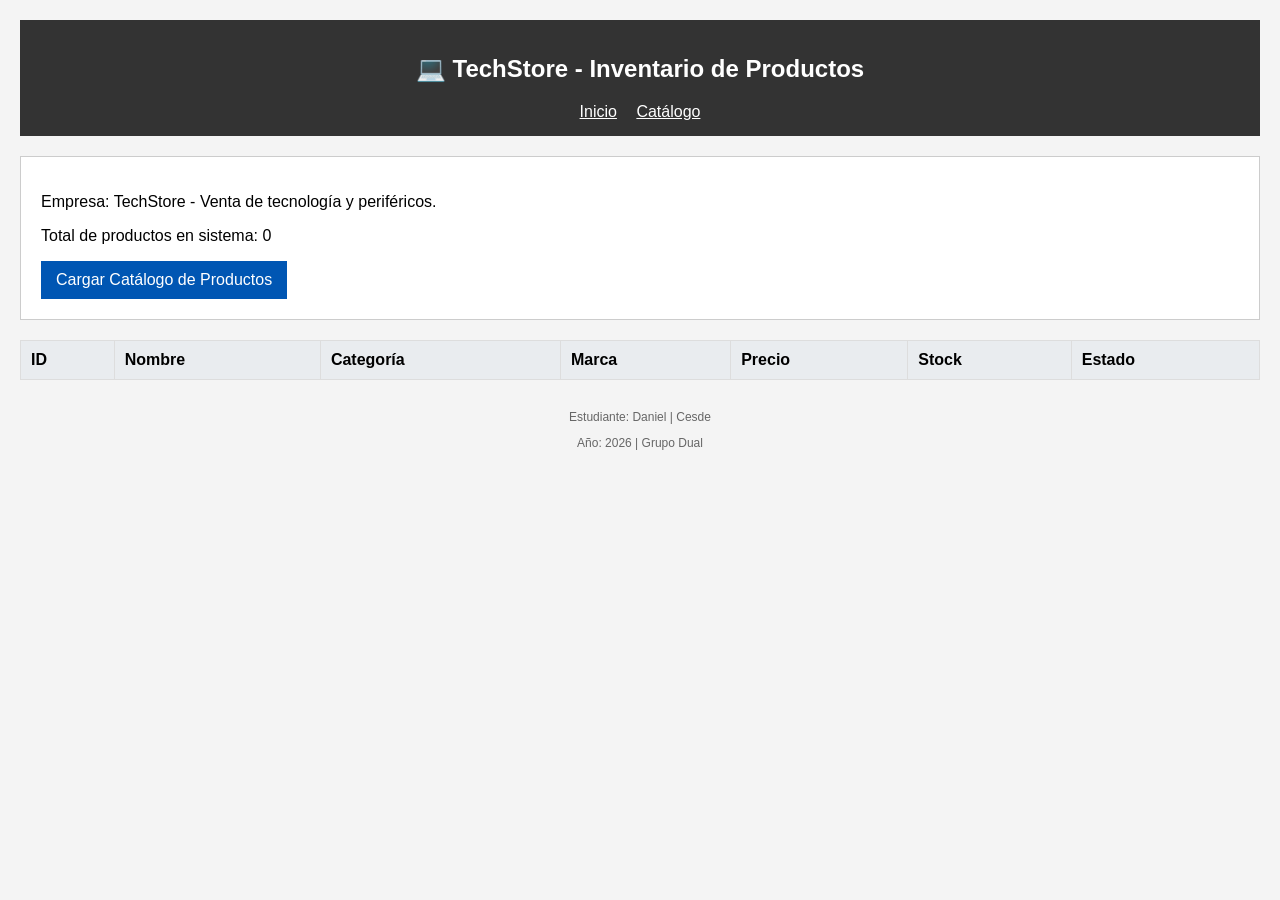
<file: techStore/index.html>
<!DOCTYPE html>
<html lang="es">
<head>
    <meta charset="UTF-8">
    <title>TechStore - Catálogo</title>
    <link rel="stylesheet" href="css/style.css">
</head>
<body>

    <header>
        <h2>💻 TechStore - Inventario de Productos</h2>
        <nav>
            <a href="#" style="color: white; margin-right: 15px;">Inicio</a>
            <a href="#zona-tabla" style="color: white;">Catálogo</a>
        </nav>
    </header>

    <main>
        <section id="info-basica">
            <p>Empresa: TechStore - Venta de tecnología y periféricos.</p>
            <p>Total de productos en sistema: <span id="span-contador">0</span></p>
            
            <button id="btn-cargar">Cargar Catálogo de Productos</button>
        </section>

        <section id="zona-tabla">
            <table id="tabla-productos">
                <thead>
                    <tr>
                        <th>ID</th>
                        <th>Nombre</th>
                        <th>Categoría</th>
                        <th>Marca</th>
                        <th>Precio</th>
                        <th>Stock</th>
                        <th>Estado</th>
                    </tr>
                </thead>
                <tbody id="cuerpo-tabla">
                   
                </tbody>
            </table>
        </section>
    </main>

    <footer>
        <p>Estudiante: Daniel | Cesde</p>
        <p>Año: 2026 | Grupo Dual</p>
    </footer>

    <script src="data/productos.js"></script>
    <script src="js/app.js"></script>
</body>
</html>
</file>
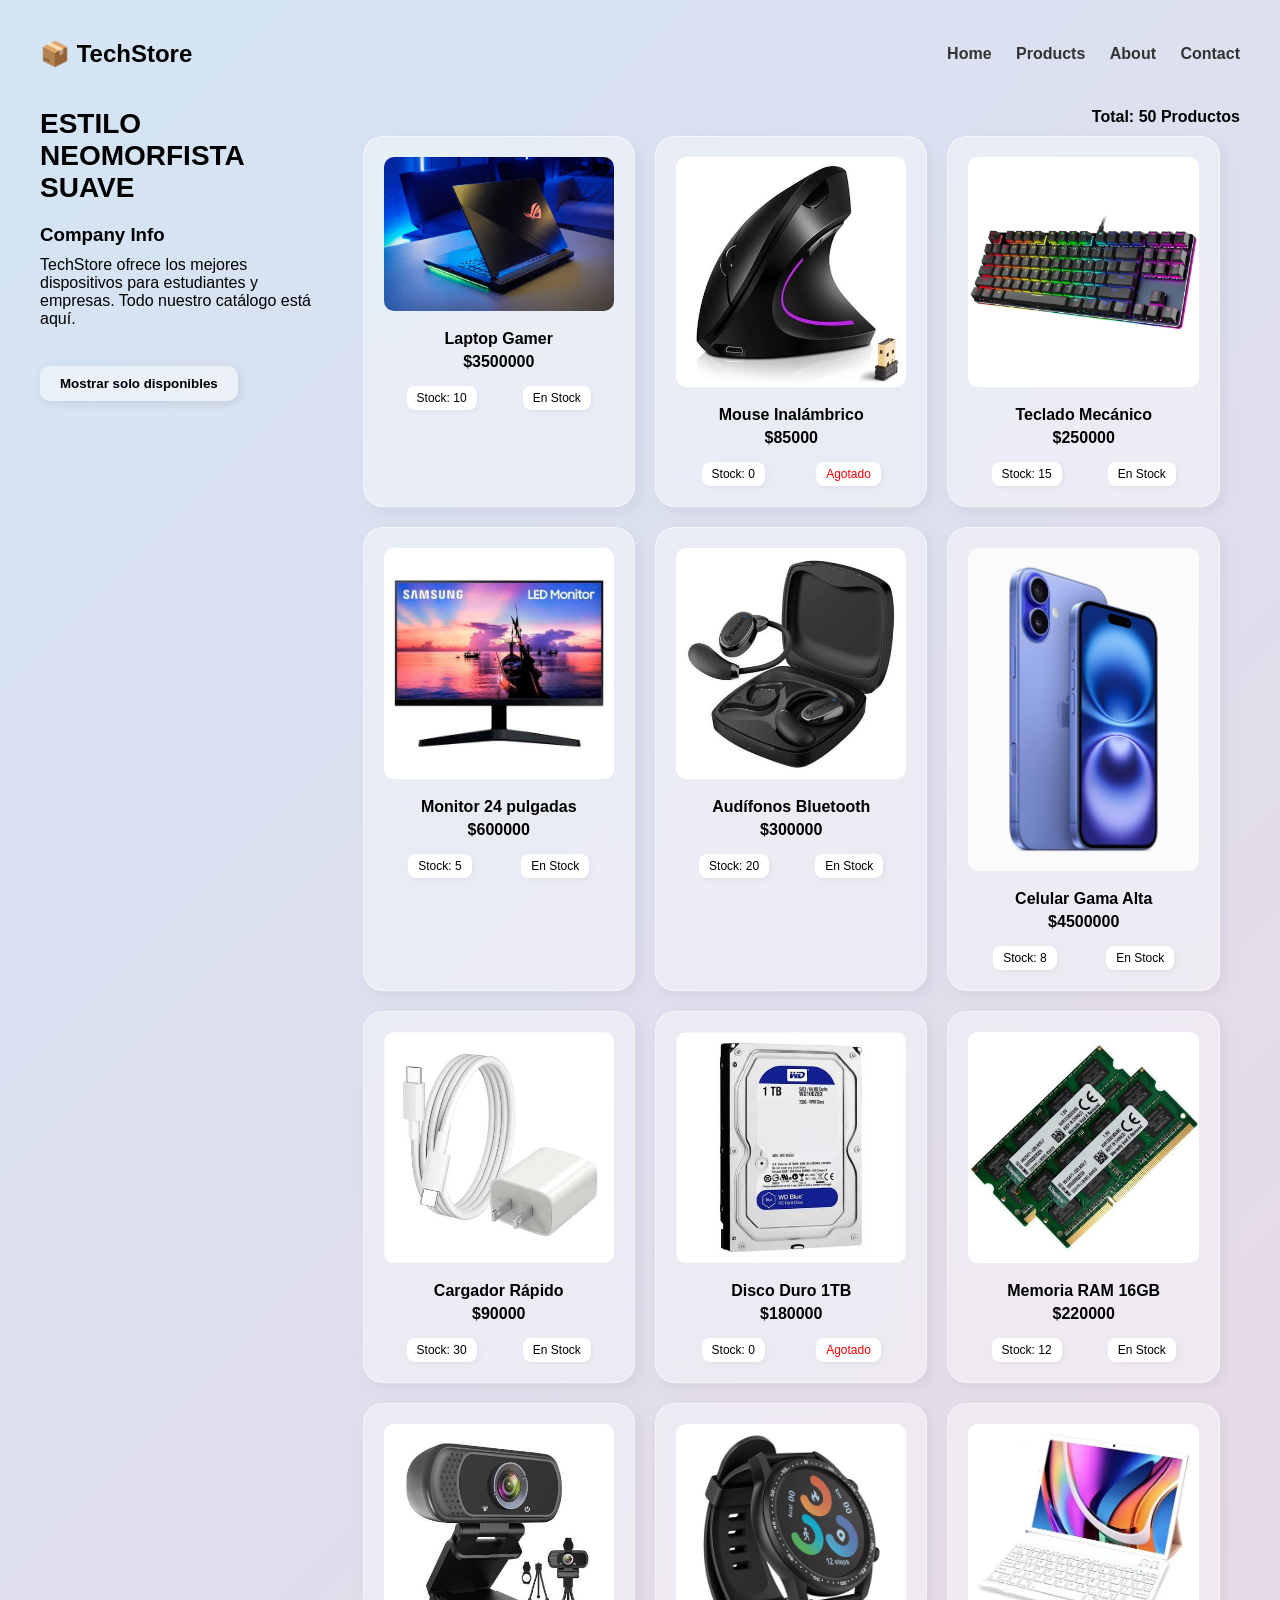
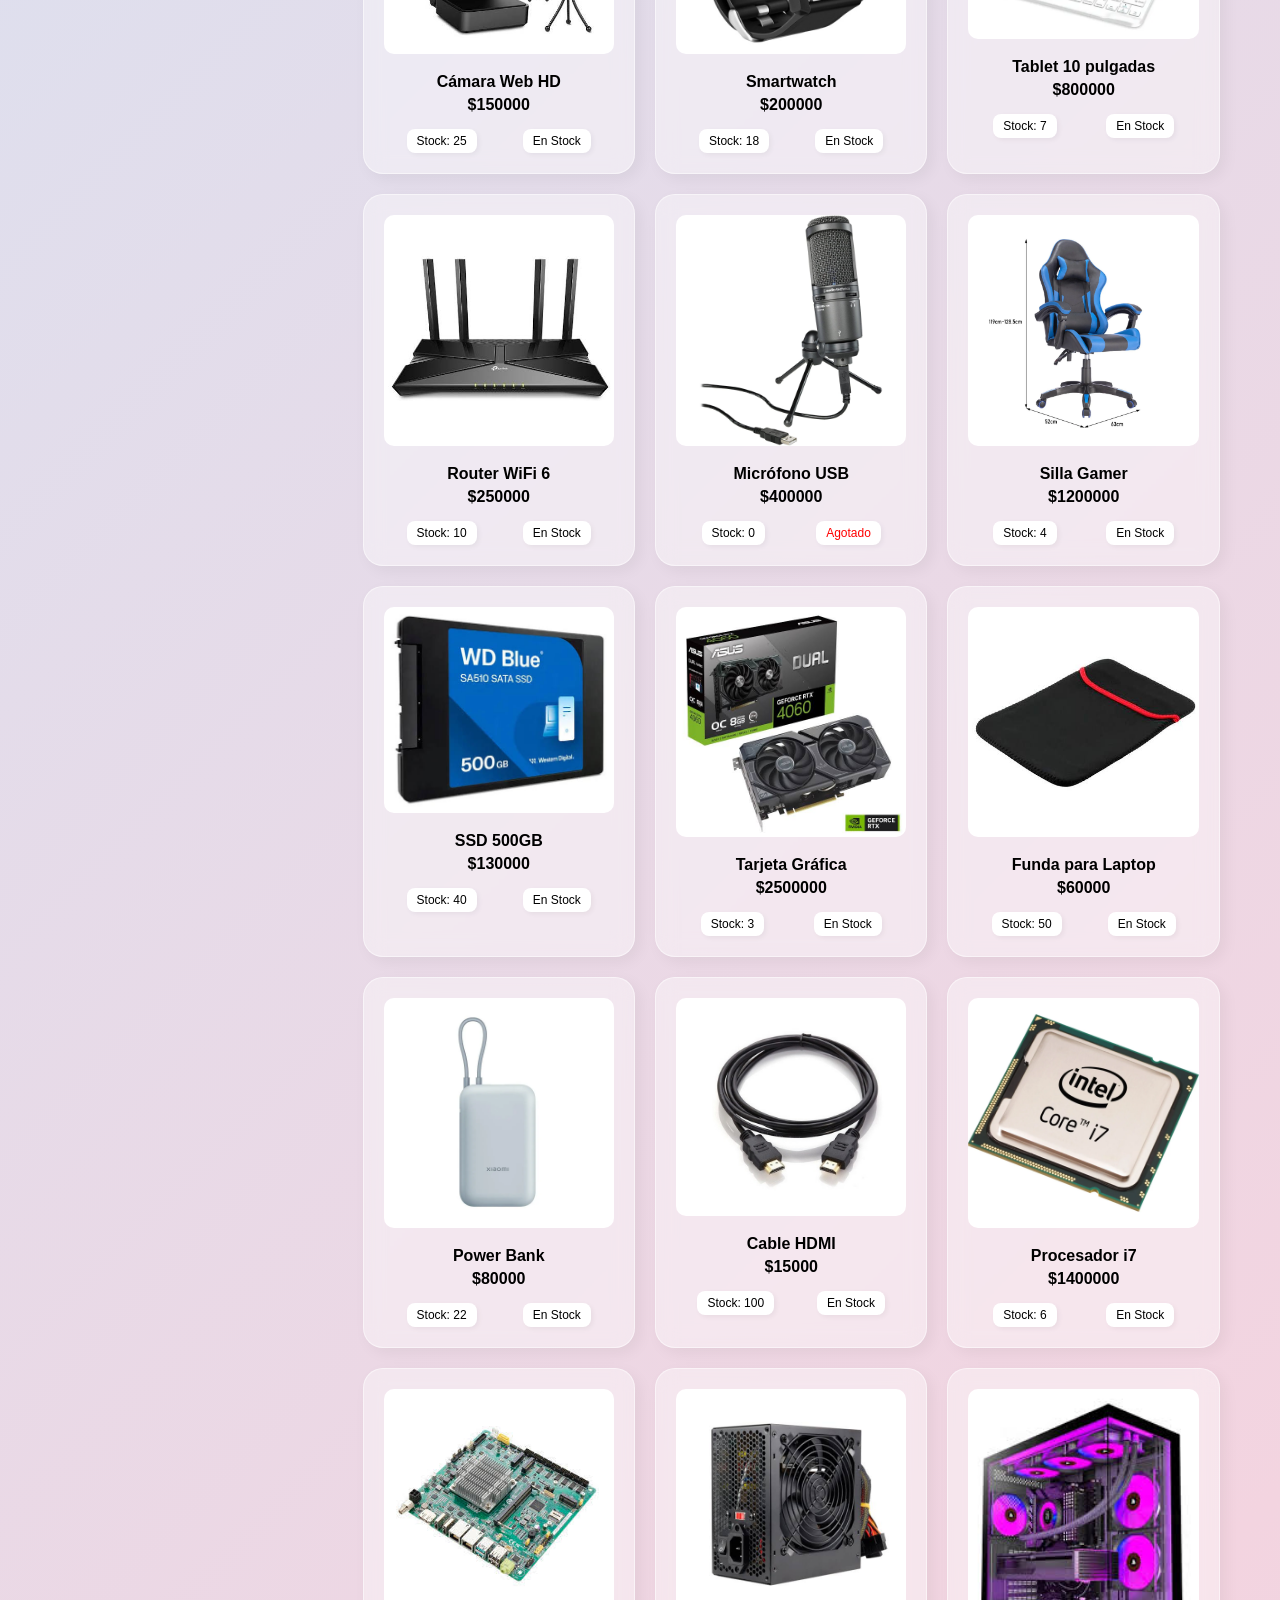
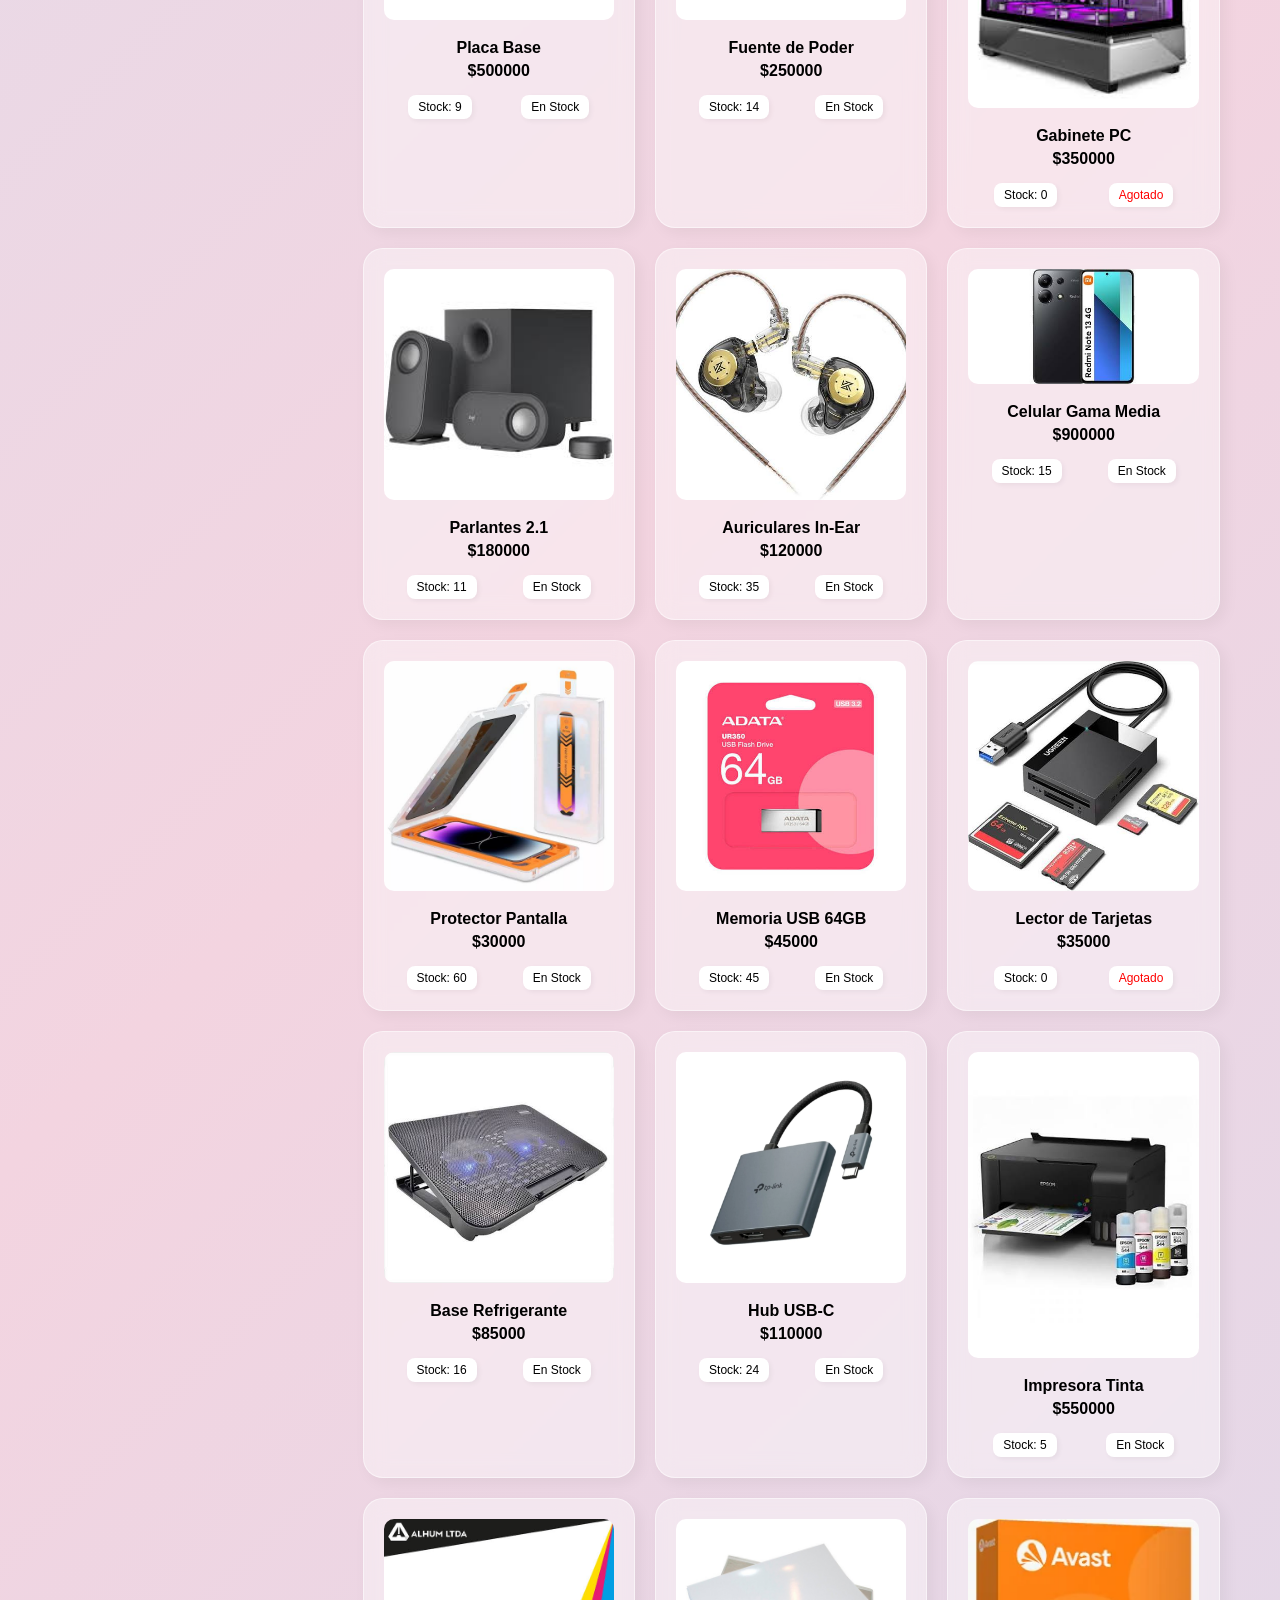
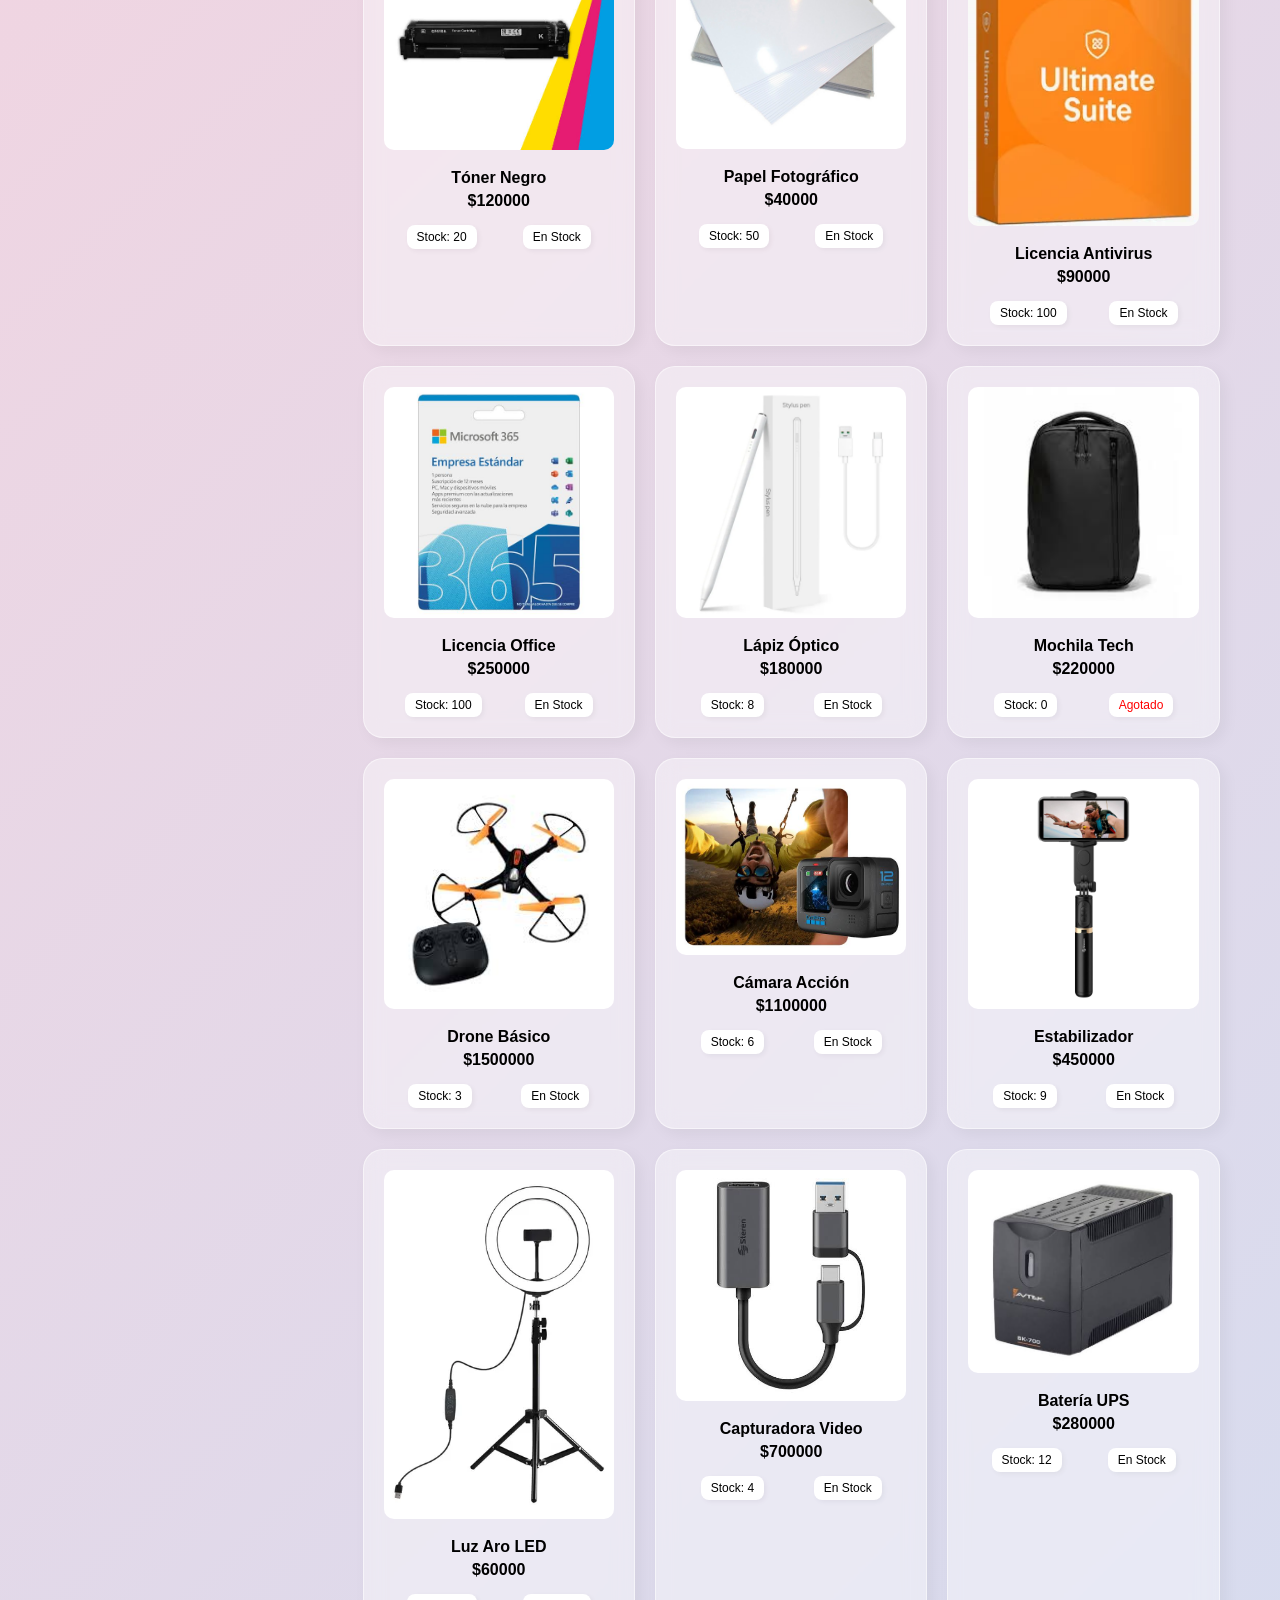
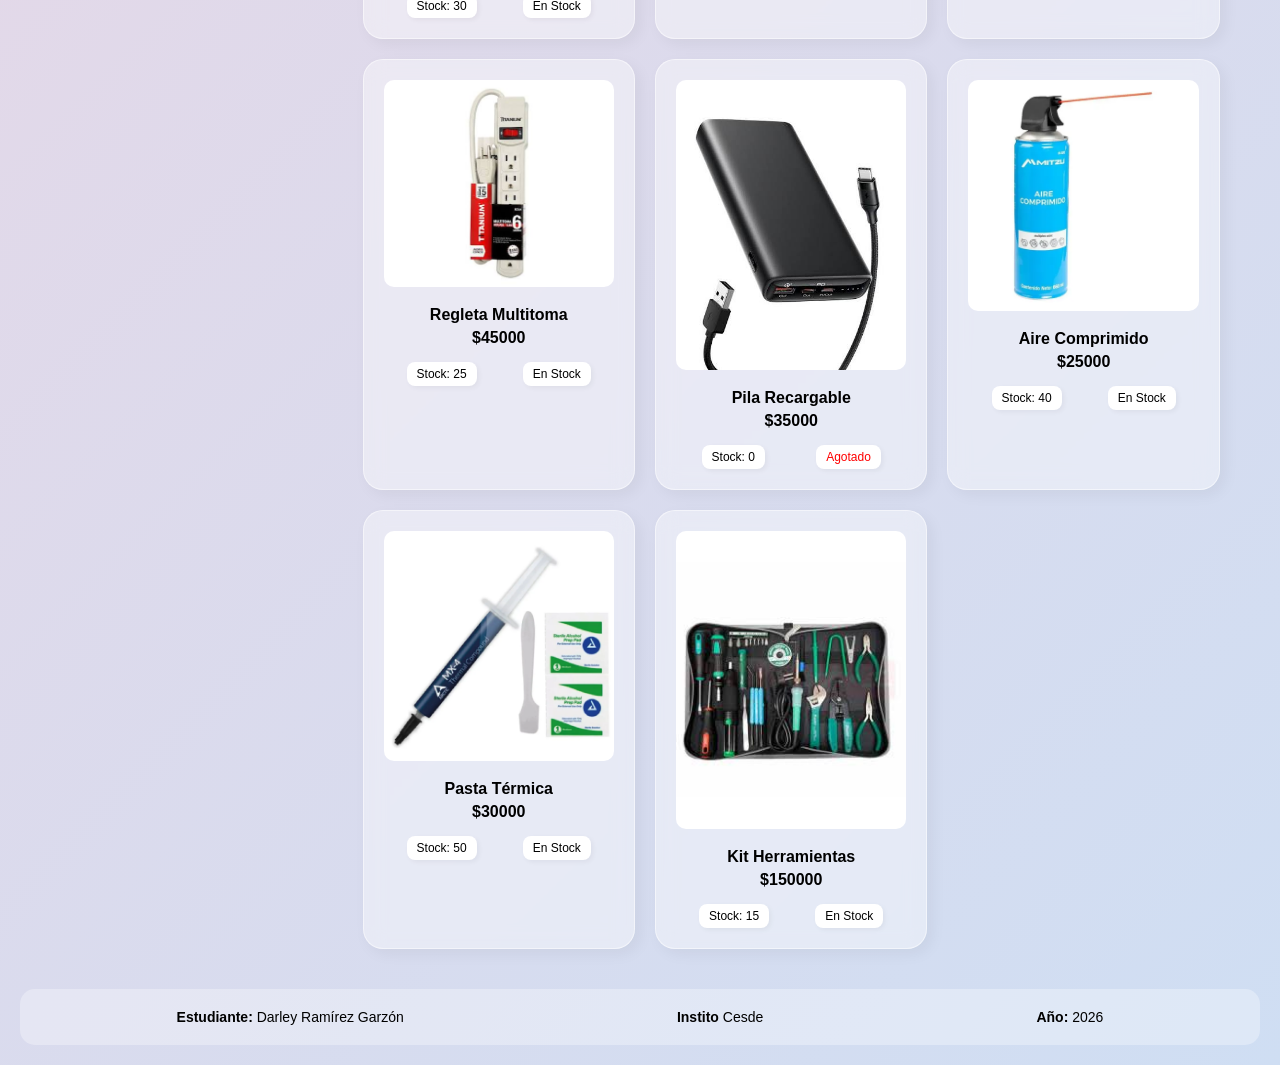
<file: techstore/index.html>
<!DOCTYPE html>
<html lang="es">
<head>
    <meta charset="UTF-8">
    <meta name="viewport" content="width=device-width, initial-scale=1.0">
    <title>TechStore - Estilo Neomorfista Suave</title>
    
    <link rel="stylesheet" href="css/styles.css">
</head>
<body>
    
    <header class="encabezado-superior">
        <div class="logo">
            <span class="icono">📦</span> TechStore
        </div>
        <nav class="menu">
            <a href="#">Home</a>
            <a href="#">Products</a>
            <a href="#">About</a>
            <a href="#">Contact</a>
        </nav>
    </header>

    <main class="contenedor-principal">
        
        <aside class="columna-info">
            <h2>ESTILO NEOMORFISTA SUAVE</h2>
            <h3>Company Info</h3>
            <p>TechStore ofrece los mejores dispositivos para estudiantes y empresas. Todo nuestro catálogo está aquí.</p>
            <br>
            <button id="boton-filtro" class="btn-neo">Mostrar solo disponibles</button>
        </aside>

        
        <section class="area-catalogo">
            <div class="cabecera-catalogo">
                <p id="texto-contador">Total: 0 Productos</p>
            </div>
            
            <div id="raiz-productos" class="grilla-tarjetas">
               
            </div>
        </section>
    </main>

    <footer class="pie-pagina">
        <p><strong>Estudiante:</strong> Darley Ramírez Garzón</p>
        <p><strong>Instito</strong> Cesde</p>
        <p><strong>Año:</strong> 2026</p>
    </footer>

    
    <script src="data/productos.js"></script>
    <script src="js/app.js"></script>
</body>
</html>
</file>
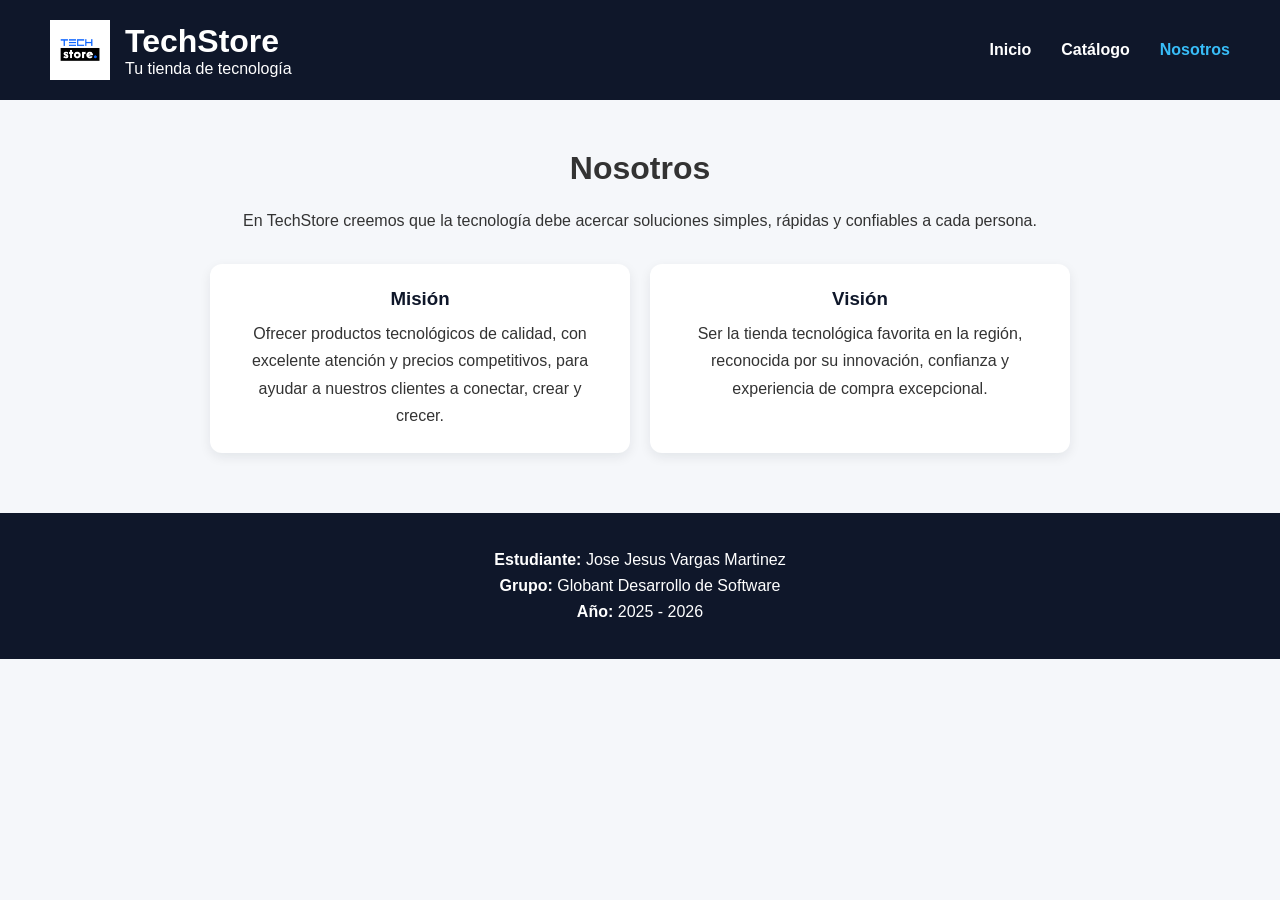
<file: about.html>
<!DOCTYPE html>
<html lang="es">
<head>
    <meta charset="UTF-8">
    <meta name="viewport" content="width=device-width, initial-scale=1.0">
    <title>TechStore | Nosotros</title>
    <link rel="stylesheet" href="./assets/styles/index.css">
</head>
<body>
    <header class="header">
        <div class="logo-container">
            <img src="./assets/imgs/logo.png" alt="Logo TechStore" class="logo">
            <div>
                <h1>TechStore</h1>
                <p>Tu tienda de tecnología</p>
            </div>
        </div>

        <nav class="nav">
            <ul>
                <li><a href="./index.html">Inicio</a></li>
                <li><a href="./catalog.html">Catálogo</a></li>
                <li><a href="./about.html" class="active">Nosotros</a></li>
            </ul>
        </nav>
    </header>

    <main>
        <section class="hero about-page">
            <h2>Nosotros</h2>
            <p>En TechStore creemos que la tecnología debe acercar soluciones simples, rápidas y confiables a cada persona.</p>

            <div class="about-cards">
                <article class="about-card">
                    <h3>Misión</h3>
                    <p>Ofrecer productos tecnológicos de calidad, con excelente atención y precios competitivos, para ayudar a nuestros clientes a conectar, crear y crecer.</p>
                </article>
                <article class="about-card">
                    <h3>Visión</h3>
                    <p>Ser la tienda tecnológica favorita en la región, reconocida por su innovación, confianza y experiencia de compra excepcional.</p>
                </article>
            </div>
        </section>
    </main>

    <footer>
        <p><strong>Estudiante:</strong> Jose Jesus Vargas Martinez</p>
        <p><strong>Grupo:</strong> Globant Desarrollo de Software</p>
        <p><strong>Año:</strong> 2025 - 2026</p>
    </footer>
</body>
</html>
</file>
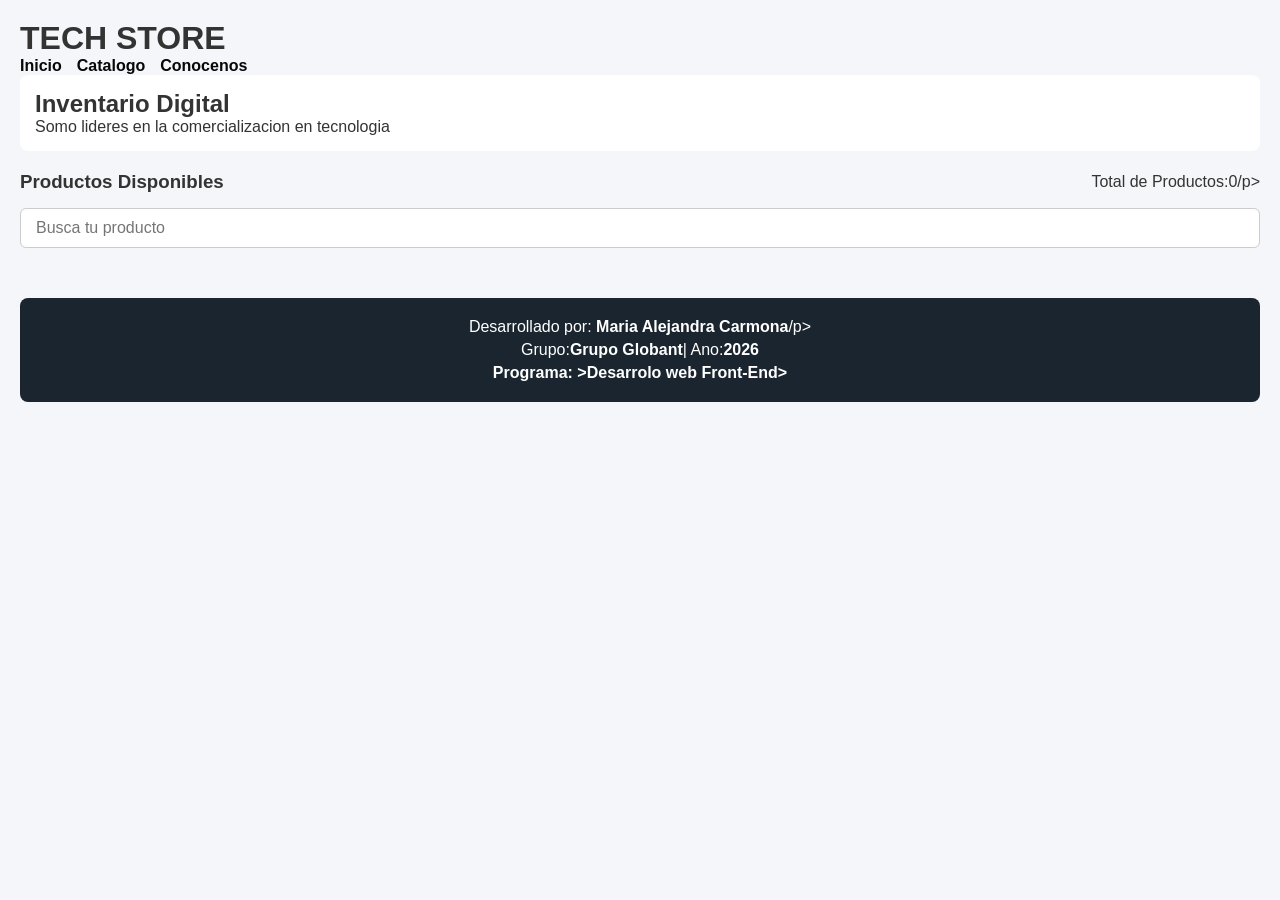
<file: index .html>
<!DOCTYPE html>
<html lang="en">
<head>
    <meta charset="UTF-8">
    <meta name="viewport" content="width=device-width, initial-scale=1.0">
    <title>TECH - Catalogo digital</title>
    <link rel="stylesheet" href="css/style.css">
</head>
<body>
    <header>
    <div class="logo container">
        <h1 class="name">TECH STORE</h1>
    </div>
    <nav class="navegacion ">
        <ul>
            <li><a href="#inicio">Inicio</a></li>
            <li><a href="#catalogo">Catalogo</a></li>
            <li><a href="#Conocenos">Conocenos</a></li>
        </ul>
    </nav>
    </header>

    <main class="Contenido Main">
        <section id="Inicio" class="seccion-principal">
            <h2>Inventario Digital</h2>
            <p>Somo lideres en la comercializacion en tecnologia</p>
        </section>

        <section id="Catalogo" class="seccion-catalogo">
            <div class="Catalogo-header">
                <h3>Productos Disponibles</h3>
                <p class="contenedor">Total de Productos:<span id="Contador-productos">0</span>/p>
            </div>
            
            <div class="Buscar-contenedor">
                <input
                 type="text"
                 id="input-busqueda"
                placeholder="Busca tu producto"
                autocomplete="off" 
                >
            </div> 

            <div id="Contenerdo-productos" class="cards"></div>
        </section>

<main>
    <footer class="main-footer">
        <div class="footer-contenedor">
            <p>Desarrollado por: <strong>Maria Alejandra Carmona</strong>/p>
                <p>Grupo:<strong>Grupo Globant</strong>| Ano:<strong>2026</p>
                    <p>Programa: ><strong>Desarrolo web Front-End</strong>></p>
        </div>
    </footer>

    <script src="data/productos.js"></script>
  <script src="js/app.js"></script>
</main>

    </main>

</body>
</html>
</file>
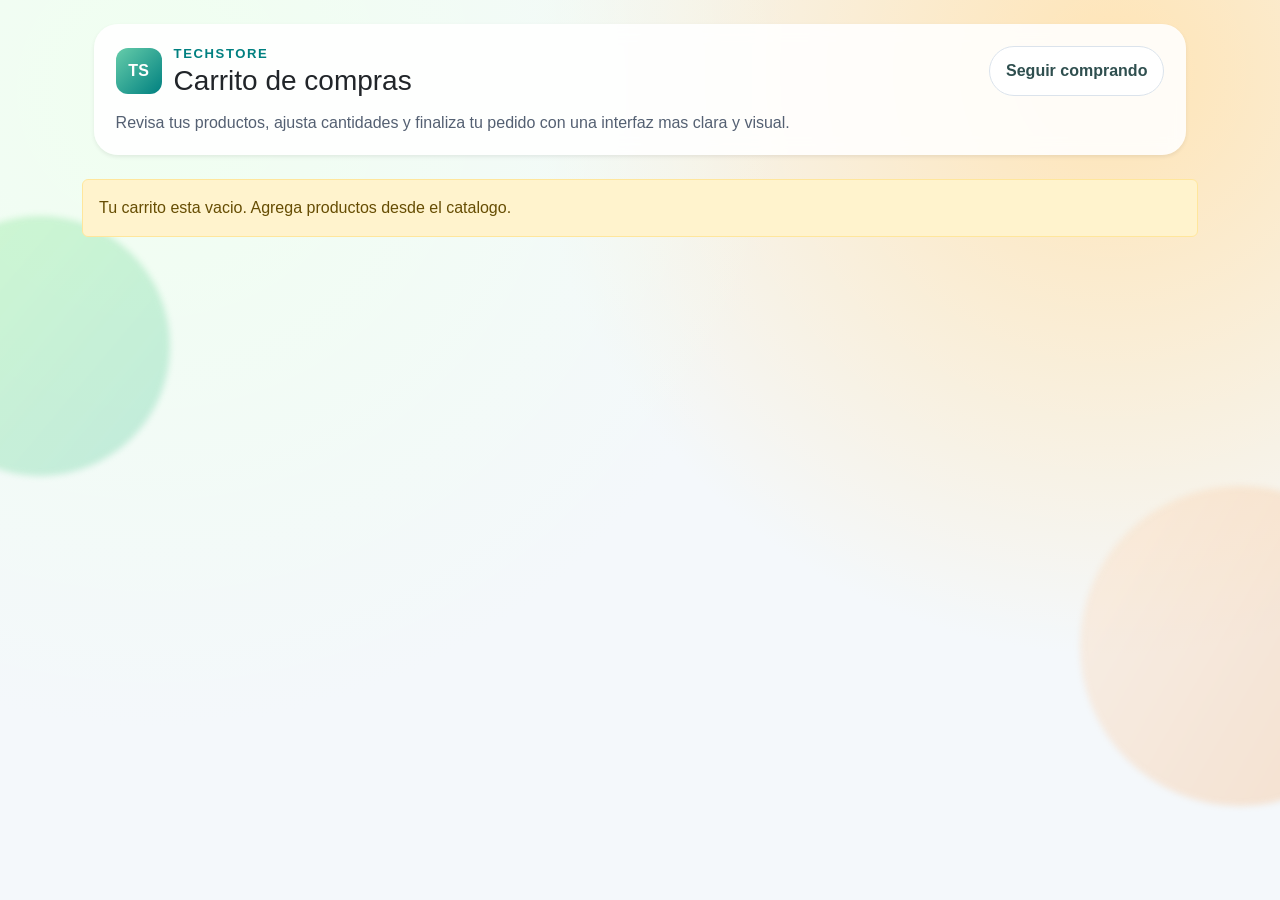
<file: docs/carrito.html>
<!doctype html>
<html lang="es">
  <head>
    <meta charset="UTF-8" />
    <meta name="viewport" content="width=device-width, initial-scale=1.0" />
    <title>TechStore | Carrito</title>
    <link
      rel="stylesheet"
      href="https://cdn.jsdelivr.net/npm/bootstrap@5.3.3/dist/css/bootstrap.min.css"
    />
    <link rel="stylesheet" href="./css/carrito.css" />
  </head>
  <body>
    <div class="bg-shape bg-shape--a"></div>
    <div class="bg-shape bg-shape--b"></div>

    <header class="container py-4">
      <div class="purchase-hero card border-0 shadow-sm">
        <div
          class="d-flex flex-wrap justify-content-between align-items-center gap-3"
        >
          <div class="brand-lockup brand-lockup--compact">
            <span class="brand-lockup__icon" aria-hidden="true">TS</span>
            <div>
              <p class="hero__tag m-0">TechStore</p>
              <h1 class="h3 m-0">Carrito de compras</h1>
            </div>
          </div>
          <div class="d-flex gap-2">
            <a
              href="./index.html"
              class="purchase-button purchase-button--secondary"
              >Seguir comprando</a
            >
          </div>
        </div>
        <p class="purchase-hero__subtitle mb-0">
          Revisa tus productos, ajusta cantidades y finaliza tu pedido con una
          interfaz mas clara y visual.
        </p>
      </div>
    </header>

    <main class="container pb-5">
      <div
        id="cartStatus"
        class="alert alert-info"
        role="status"
        aria-live="polite"
      >
        Cargando carrito...
      </div>

      <div class="row g-4">
        <section class="col-12 col-lg-8">
          <div id="cartItems" class="vstack gap-3"></div>
        </section>

        <aside class="col-12 col-lg-4">
          <div
            id="cartSummaryPanel"
            class="card border-0 shadow-sm p-3 sticky-summary"
          >
            <h2 class="h5">Resumen</h2>
            <ul class="summary-list">
              <li><span>Items:</span> <strong id="summaryCount">0</strong></li>
              <li>
                <span>Subtotal:</span> <strong id="summarySubtotal">$0</strong>
              </li>
              <li>
                <span>Envio estimado:</span>
                <strong id="summaryShipping">$0</strong>
              </li>
              <li><span>Total:</span> <strong id="summaryTotal">$0</strong></li>
            </ul>
            <div class="d-grid gap-2 mt-2">
              <button
                id="clearCartButton"
                type="button"
                class="purchase-button purchase-button--danger"
              >
                Vaciar carrito
              </button>
              <button
                id="checkoutButton"
                type="button"
                class="purchase-button purchase-button--primary"
              >
                Finalizar compra
              </button>
            </div>
          </div>
        </aside>
      </div>
    </main>

    <script type="module" src="./js/carrito.js"></script>
  </body>
</html>
</file>
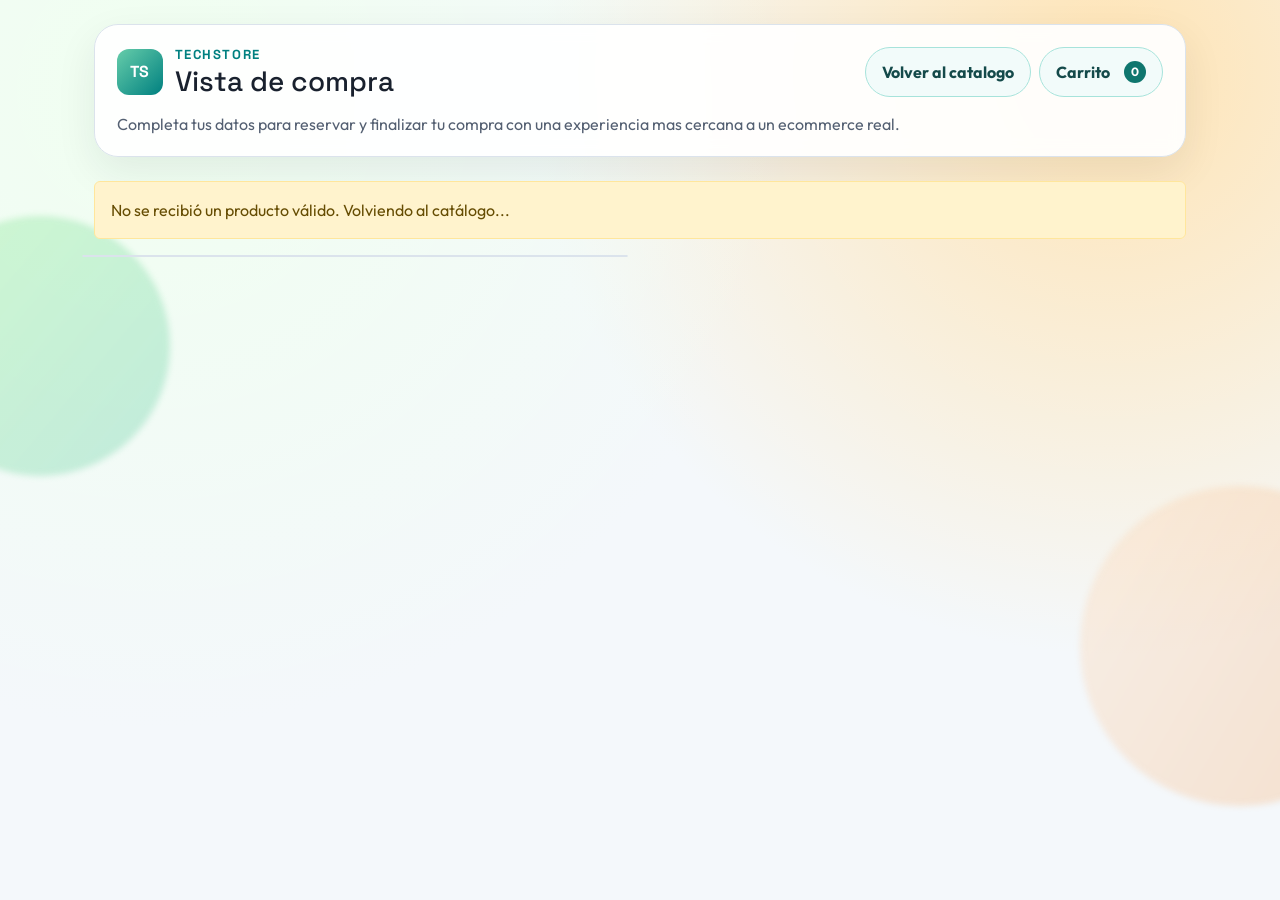
<file: docs/compra.html>
<!doctype html>
<html lang="es">
  <head>
    <meta charset="UTF-8" />
    <meta name="viewport" content="width=device-width, initial-scale=1.0" />
    <title>TechStore | Compra</title>
    <link
      rel="stylesheet"
      href="https://cdn.jsdelivr.net/npm/bootstrap@5.3.3/dist/css/bootstrap.min.css"
    />
    <link rel="stylesheet" href="./css/compra.css" />
  </head>
  <body>
    <div class="bg-shape bg-shape--a"></div>
    <div class="bg-shape bg-shape--b"></div>

    <header class="container py-4">
      <div class="purchase-hero">
        <div
          class="d-flex flex-wrap gap-3 justify-content-between align-items-center"
        >
          <div class="brand-lockup brand-lockup--compact">
            <span class="brand-lockup__icon" aria-hidden="true">TS</span>
            <div>
              <p class="hero__tag m-0">TechStore</p>
              <h1 class="h3 m-0">Vista de compra</h1>
            </div>
          </div>
          <div class="d-flex gap-2 align-items-center purchase-nav">
            <a
              href="./index.html"
              class="purchase-button purchase-button--secondary"
              >Volver al catalogo</a
            >
            <a
              href="./carrito.html"
              class="purchase-button purchase-button--secondary cart-link"
              >Carrito
              <span id="cartCountBadge" class="cart-count-badge">0</span></a
            >
          </div>
        </div>
        <p class="purchase-hero__subtitle mb-0">
          Completa tus datos para reservar y finalizar tu compra con una
          experiencia mas cercana a un ecommerce real.
        </p>
      </div>
    </header>

    <main class="container pb-5">
      <div
        id="purchaseStatus"
        class="alert alert-info"
        role="status"
        aria-live="polite"
      >
        Cargando producto...
      </div>

      <div class="row g-4">
        <section class="col-12 col-lg-6">
          <article
            id="purchaseProductCard"
            class="card border-0 shadow-sm h-100"
          ></article>
        </section>

        <section class="col-12 col-lg-6">
          <form
            id="purchaseForm"
            class="card border-0 shadow-sm p-3 p-md-4"
            novalidate
          >
            <h2 class="h5 mb-3">Datos de compra</h2>

            <div class="mb-3">
              <label for="buyerName" class="form-label">Nombre completo</label>
              <input
                id="buyerName"
                name="buyerName"
                type="text"
                class="form-control"
                required
              />
            </div>

            <div class="mb-3">
              <label for="buyerEmail" class="form-label"
                >Correo electronico</label
              >
              <input
                id="buyerEmail"
                name="buyerEmail"
                type="email"
                class="form-control"
                required
              />
            </div>

            <div class="mb-3">
              <label for="buyerPhone" class="form-label">Telefono</label>
              <input
                id="buyerPhone"
                name="buyerPhone"
                type="tel"
                class="form-control"
                placeholder="3001234567"
                required
              />
            </div>

            <div class="mb-3">
              <label for="buyerAddress" class="form-label"
                >Direccion de entrega</label
              >
              <input
                id="buyerAddress"
                name="buyerAddress"
                type="text"
                class="form-control"
                required
              />
            </div>

            <div class="mb-3">
              <label for="buyerCity" class="form-label">Ciudad</label>
              <input
                id="buyerCity"
                name="buyerCity"
                type="text"
                class="form-control"
                required
              />
            </div>

            <div class="mb-3">
              <label for="quantity" class="form-label">Cantidad</label>
              <input
                id="quantity"
                name="quantity"
                type="number"
                class="form-control"
                min="1"
                step="1"
                value="1"
                required
              />
              <div id="stockHelp" class="form-text"></div>
            </div>

            <div class="mb-3">
              <label for="paymentMethod" class="form-label"
                >Metodo de pago</label
              >
              <select
                id="paymentMethod"
                name="paymentMethod"
                class="form-select"
                required
              >
                <option value="">Selecciona...</option>
                <option value="tarjeta">Tarjeta</option>
                <option value="pse">PSE</option>
                <option value="transferencia">Transferencia</option>
              </select>
            </div>

            <div class="mb-3">
              <label for="shippingMethod" class="form-label"
                >Tipo de envio</label
              >
              <select
                id="shippingMethod"
                name="shippingMethod"
                class="form-select"
                required
              >
                <option value="estandar">Estandar (2-5 dias)</option>
                <option value="express">Express (24 horas)</option>
                <option value="retiro">Retiro en tienda</option>
              </select>
            </div>

            <div class="purchase-total p-3 rounded-3 mb-3">
              <p class="m-0 text-secondary">Resumen de compra</p>
              <ul class="summary-list mt-2 mb-2">
                <li>
                  <span>Subtotal:</span>
                  <strong id="purchaseSubtotal">$0</strong>
                </li>
                <li>
                  <span>Envio:</span> <strong id="purchaseShipping">$0</strong>
                </li>
              </ul>
              <p class="h4 m-0 fw-bold">
                Total: <span id="purchaseTotal">$0</span>
              </p>
            </div>

            <div class="d-grid gap-2">
              <button
                type="button"
                id="addToCartButton"
                class="purchase-button purchase-button--primary"
              >
                Agregar al carrito
              </button>
              <button
                type="button"
                id="saveDraftButton"
                class="purchase-button purchase-button--secondary"
              >
                Guardar borrador
              </button>
              <button
                type="submit"
                class="purchase-button purchase-button--primary"
              >
                Confirmar compra
              </button>
            </div>
          </form>
        </section>
      </div>
    </main>

    <script type="module" src="./js/compra.js"></script>
  </body>
</html>
</file>
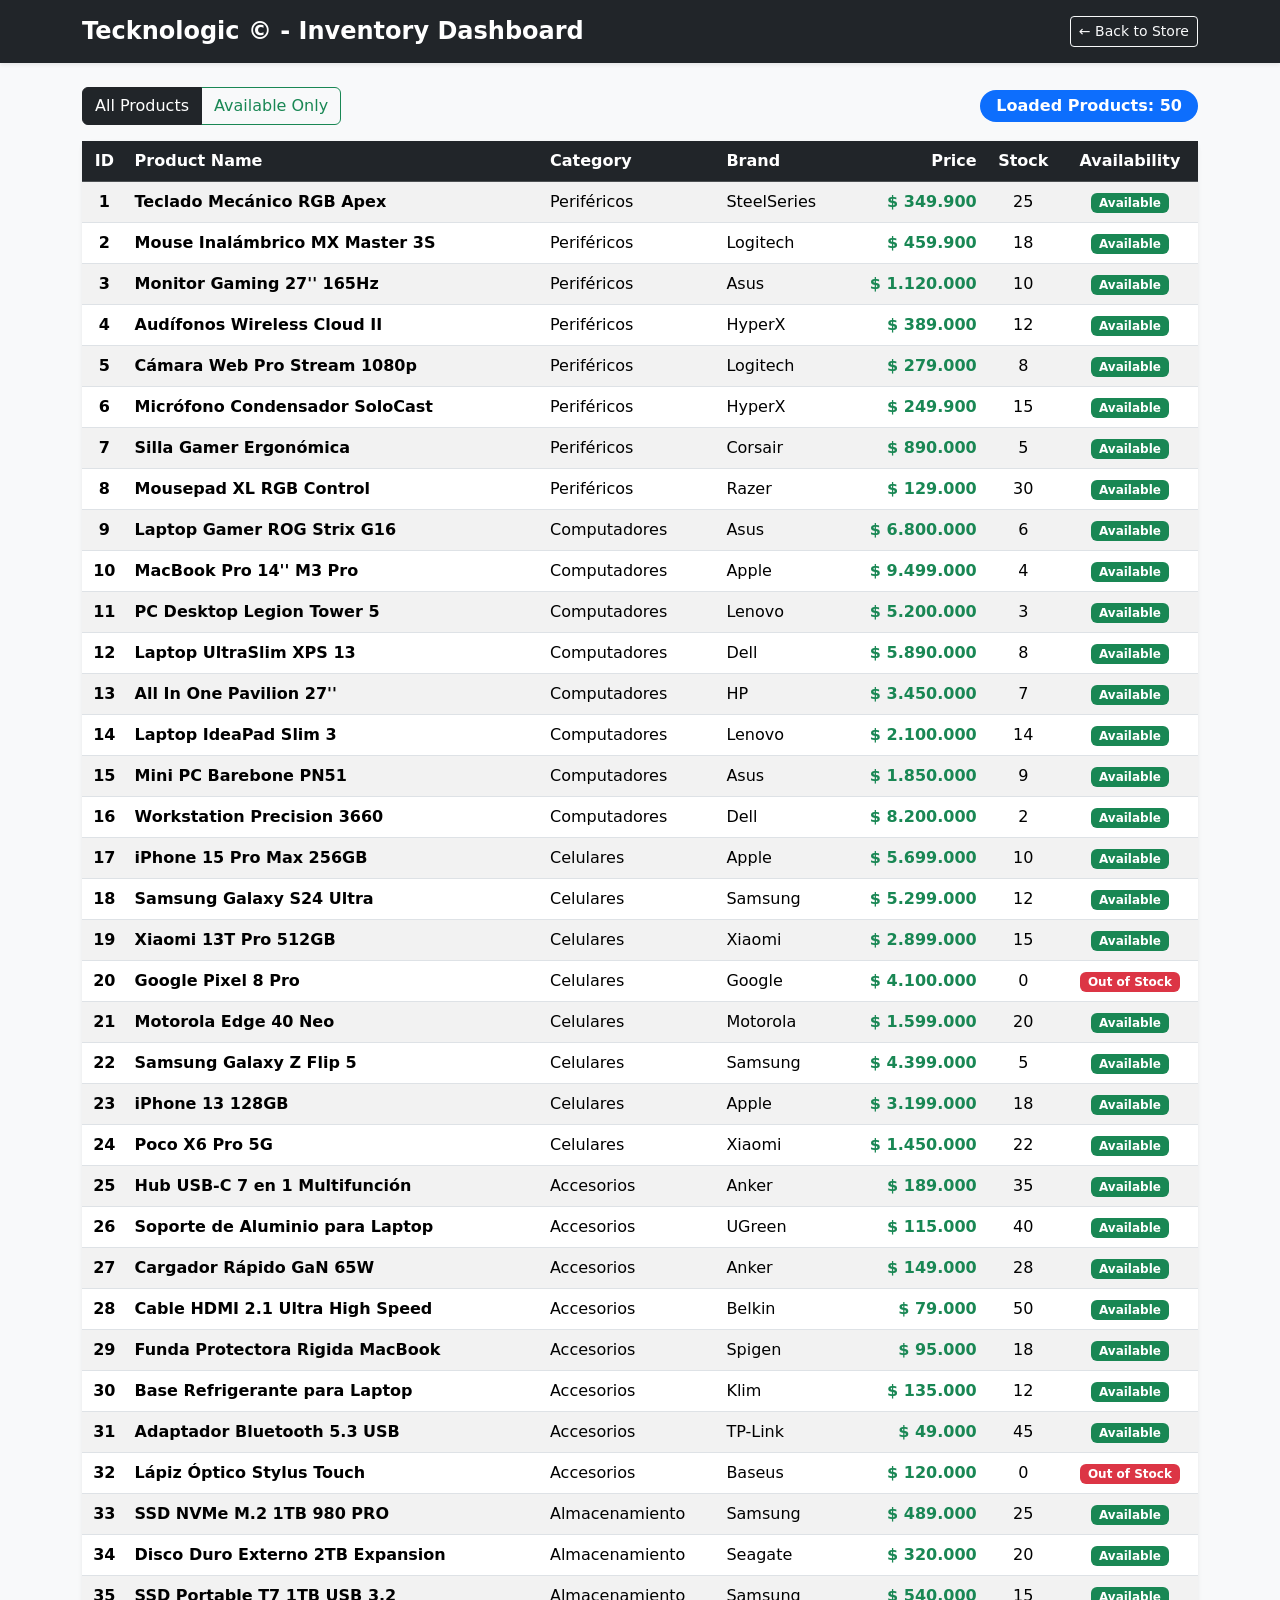
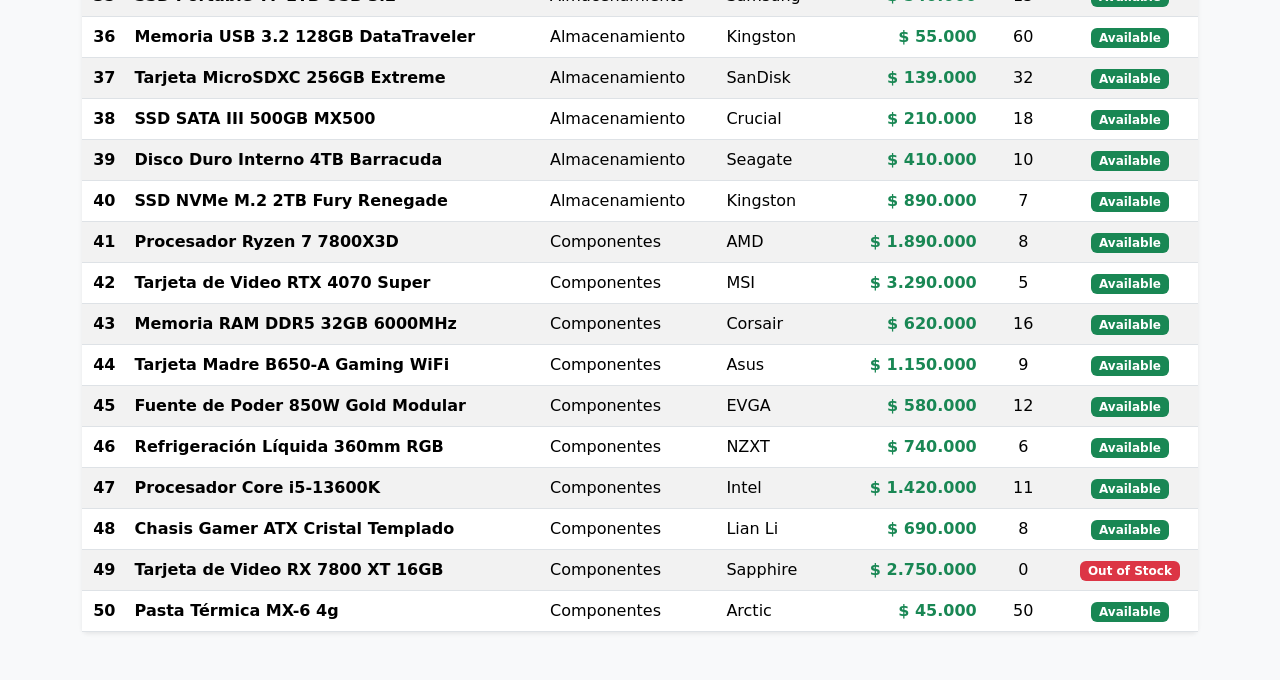
<file: src/views/dinamicDasboard.html>
<!DOCTYPE html>
<html lang="en">
<head>
  <meta charset="UTF-8">
  <meta name="viewport" content="width=device-width, initial-scale=1.0">
  <title>Tecknologic - Dynamic Dashboard</title>
  
  <link href="https://cdn.jsdelivr.net/npm/bootstrap@5.3.8/dist/css/bootstrap.min.css" rel="stylesheet"
    integrity="sha384-sRIl4kxILFvY47J16cr9ZwB07vP4J8+LH7qKQnuqkuIAvNWLzeN8tE5YBujZqJLB" crossorigin="anonymous">
</head>
<body class="bg-light">
    
  <header class="bg-dark text-white py-3 mb-4 shadow-sm">
    <div class="container d-flex justify-content-between align-items-center">
      <h1 class="h4 mb-0 fw-bold">Tecknologic &copy; - Inventory Dashboard</h1>
      <a href="../../index.html" class="btn btn-outline-light btn-sm">← Back to Store</a>
    </div>
  </header>

  <main class="container">
    
    <section class="d-flex justify-content-between align-items-center mb-3 flex-wrap gap-2">
      
      <div class="btn-group" role="group" aria-label="Product Filters">
        <button id="btn-show-all" type="button" class="btn btn-outline-dark active">
          All Products
        </button>
        <button id="btn-show-available" type="button" class="btn btn-outline-success">
          Available Only
        </button>
      </div>

      <span class="badge bg-primary fs-6 px-3 py-2 rounded-pill">
        Loaded Products: <strong id="total-count">0</strong>
      </span>
    </section>

    <section class="card shadow-sm border-0 mb-5">
      <div class="card-body p-0">
        <div class="table-responsive">
          <table class="table table-hover table-striped align-middle mb-0">
            <thead class="table-dark">
              <tr>
                <th scope="col" class="text-center">ID</th>
                <th scope="col">Product Name</th>
                <th scope="col">Category</th>
                <th scope="col">Brand</th>
                <th scope="col" class="text-end">Price</th>
                <th scope="col" class="text-center">Stock</th>
                <th scope="col" class="text-center">Availability</th>
              </tr>
            </thead>
            <tbody id="root">
            </tbody>
          </table>
        </div>
      </div>
    </section>

  </main>
  <script src="../controllers/dinamicController.js" type="module"></script>
  <script src="https://cdn.jsdelivr.net/npm/bootstrap@5.3.8/dist/js/bootstrap.bundle.min.js"
    integrity="sha384-FKyoEForCGlyvwx9Hj09JcYn3nv7wiPVlz7YYwJrWVcXK/BmnVDxM+D2scQbITxI"
    crossorigin="anonymous"></script>

</body>
</html>
</file>
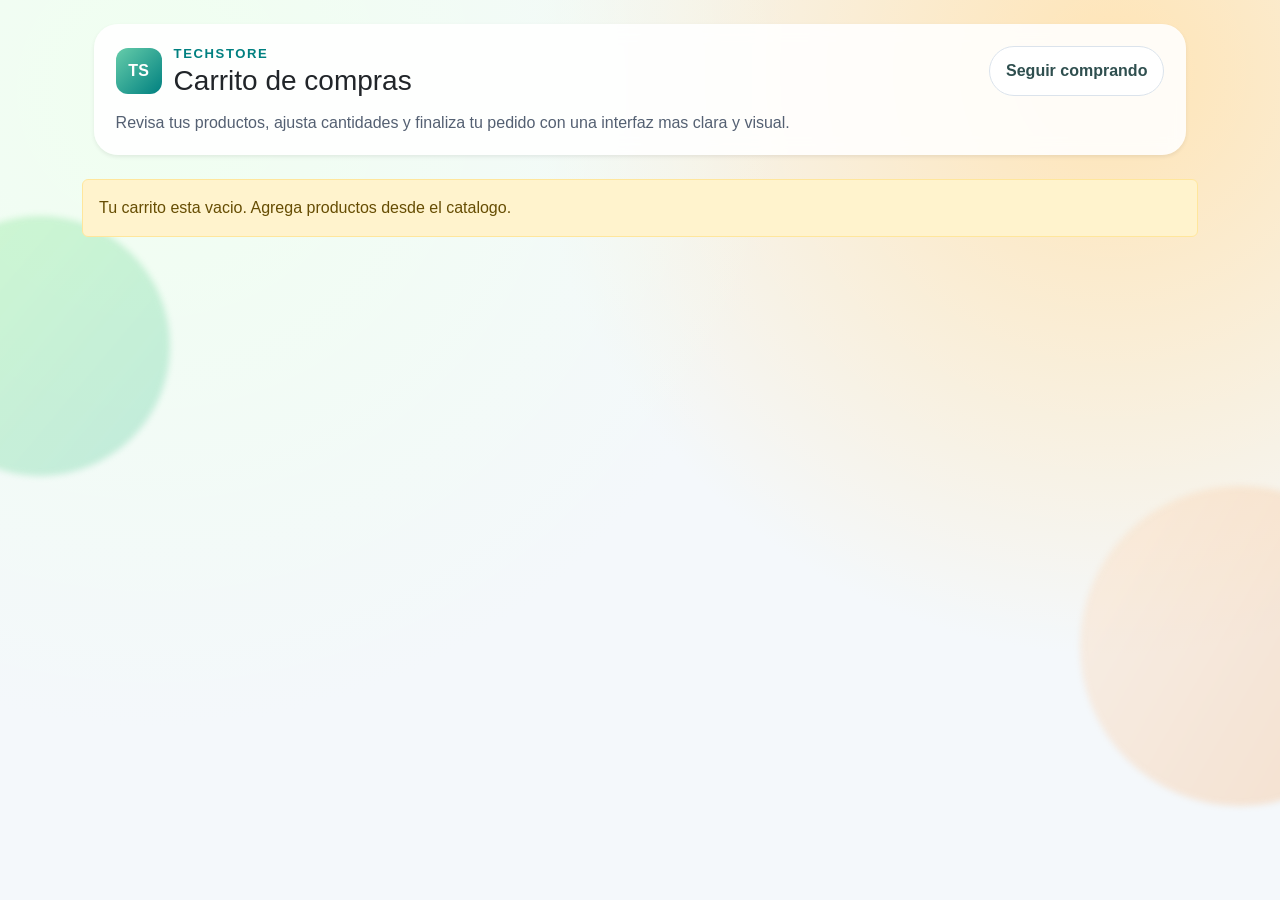
<file: techStore/src/html/carrito.html>
<!doctype html>
<html lang="es">
  <head>
    <meta charset="UTF-8" />
    <meta name="viewport" content="width=device-width, initial-scale=1.0" />
    <title>TechStore | Carrito</title>
    <link
      rel="stylesheet"
      href="https://cdn.jsdelivr.net/npm/bootstrap@5.3.3/dist/css/bootstrap.min.css"
    />
    <link rel="stylesheet" href="../css/carrito.css" />
  </head>
  <body>
    <div class="bg-shape bg-shape--a"></div>
    <div class="bg-shape bg-shape--b"></div>

    <header class="container py-4">
      <div class="purchase-hero card border-0 shadow-sm">
        <div
          class="d-flex flex-wrap justify-content-between align-items-center gap-3"
        >
          <div class="brand-lockup brand-lockup--compact">
            <span class="brand-lockup__icon" aria-hidden="true">TS</span>
            <div>
              <p class="hero__tag m-0">TechStore</p>
              <h1 class="h3 m-0">Carrito de compras</h1>
            </div>
          </div>
          <div class="d-flex gap-2">
            <a
              href="./index.html"
              class="purchase-button purchase-button--secondary"
              >Seguir comprando</a
            >
          </div>
        </div>
        <p class="purchase-hero__subtitle mb-0">
          Revisa tus productos, ajusta cantidades y finaliza tu pedido con una
          interfaz mas clara y visual.
        </p>
      </div>
    </header>

    <main class="container pb-5">
      <div
        id="cartStatus"
        class="alert alert-info"
        role="status"
        aria-live="polite"
      >
        Cargando carrito...
      </div>

      <div class="row g-4">
        <section class="col-12 col-lg-8">
          <div id="cartItems" class="vstack gap-3"></div>
        </section>

        <aside class="col-12 col-lg-4">
          <div
            id="cartSummaryPanel"
            class="card border-0 shadow-sm p-3 sticky-summary"
          >
            <h2 class="h5">Resumen</h2>
            <ul class="summary-list">
              <li><span>Items:</span> <strong id="summaryCount">0</strong></li>
              <li>
                <span>Subtotal:</span> <strong id="summarySubtotal">$0</strong>
              </li>
              <li>
                <span>Envio estimado:</span>
                <strong id="summaryShipping">$0</strong>
              </li>
              <li><span>Total:</span> <strong id="summaryTotal">$0</strong></li>
            </ul>
            <div class="d-grid gap-2 mt-2">
              <button
                id="clearCartButton"
                type="button"
                class="purchase-button purchase-button--danger"
              >
                Vaciar carrito
              </button>
              <button
                id="checkoutButton"
                type="button"
                class="purchase-button purchase-button--primary"
              >
                Finalizar compra
              </button>
            </div>
          </div>
        </aside>
      </div>
    </main>

    <script type="module" src="../js/carrito.js"></script>
  </body>
</html>
</file>
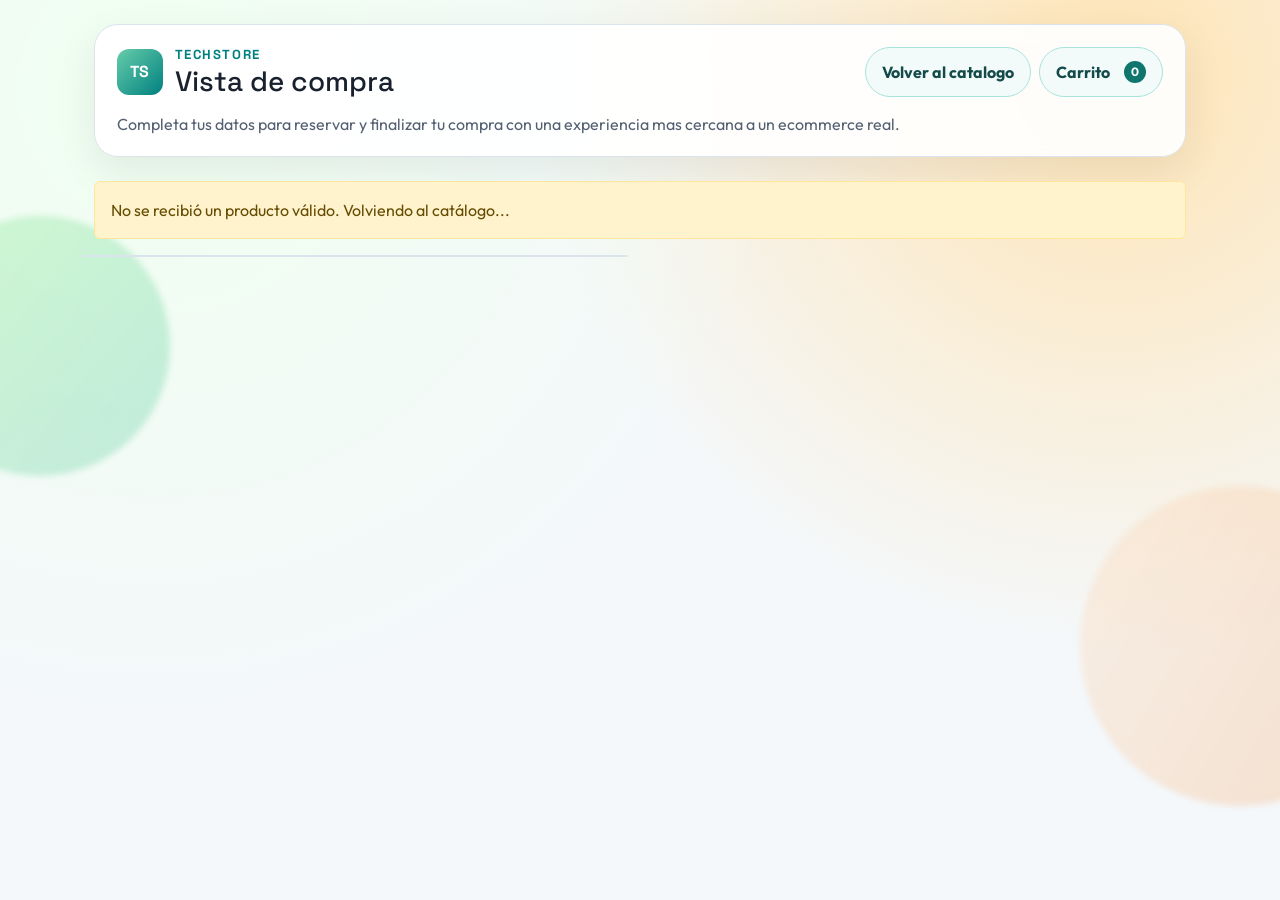
<file: techStore/src/html/compra.html>
<!doctype html>
<html lang="es">
  <head>
    <meta charset="UTF-8" />
    <meta name="viewport" content="width=device-width, initial-scale=1.0" />
    <title>TechStore | Compra</title>
    <link
      rel="stylesheet"
      href="https://cdn.jsdelivr.net/npm/bootstrap@5.3.3/dist/css/bootstrap.min.css"
    />
    <link rel="stylesheet" href="../css/compra.css" />
  </head>
  <body>
    <div class="bg-shape bg-shape--a"></div>
    <div class="bg-shape bg-shape--b"></div>

    <header class="container py-4">
      <div class="purchase-hero">
        <div
          class="d-flex flex-wrap gap-3 justify-content-between align-items-center"
        >
          <div class="brand-lockup brand-lockup--compact">
            <span class="brand-lockup__icon" aria-hidden="true">TS</span>
            <div>
              <p class="hero__tag m-0">TechStore</p>
              <h1 class="h3 m-0">Vista de compra</h1>
            </div>
          </div>
          <div class="d-flex gap-2 align-items-center purchase-nav">
            <a
              href="./index.html"
              class="purchase-button purchase-button--secondary"
              >Volver al catalogo</a
            >
            <a
              href="./carrito.html"
              class="purchase-button purchase-button--secondary cart-link"
              >Carrito
              <span id="cartCountBadge" class="cart-count-badge">0</span></a
            >
          </div>
        </div>
        <p class="purchase-hero__subtitle mb-0">
          Completa tus datos para reservar y finalizar tu compra con una
          experiencia mas cercana a un ecommerce real.
        </p>
      </div>
    </header>

    <main class="container pb-5">
      <div
        id="purchaseStatus"
        class="alert alert-info"
        role="status"
        aria-live="polite"
      >
        Cargando producto...
      </div>

      <div class="row g-4">
        <section class="col-12 col-lg-6">
          <article
            id="purchaseProductCard"
            class="card border-0 shadow-sm h-100"
          ></article>
        </section>

        <section class="col-12 col-lg-6">
          <form
            id="purchaseForm"
            class="card border-0 shadow-sm p-3 p-md-4"
            novalidate
          >
            <h2 class="h5 mb-3">Datos de compra</h2>

            <div class="mb-3">
              <label for="buyerName" class="form-label">Nombre completo</label>
              <input
                id="buyerName"
                name="buyerName"
                type="text"
                class="form-control"
                required
              />
            </div>

            <div class="mb-3">
              <label for="buyerEmail" class="form-label"
                >Correo electronico</label
              >
              <input
                id="buyerEmail"
                name="buyerEmail"
                type="email"
                class="form-control"
                required
              />
            </div>

            <div class="mb-3">
              <label for="buyerPhone" class="form-label">Telefono</label>
              <input
                id="buyerPhone"
                name="buyerPhone"
                type="tel"
                class="form-control"
                placeholder="3001234567"
                required
              />
            </div>

            <div class="mb-3">
              <label for="buyerAddress" class="form-label"
                >Direccion de entrega</label
              >
              <input
                id="buyerAddress"
                name="buyerAddress"
                type="text"
                class="form-control"
                required
              />
            </div>

            <div class="mb-3">
              <label for="buyerCity" class="form-label">Ciudad</label>
              <input
                id="buyerCity"
                name="buyerCity"
                type="text"
                class="form-control"
                required
              />
            </div>

            <div class="mb-3">
              <label for="quantity" class="form-label">Cantidad</label>
              <input
                id="quantity"
                name="quantity"
                type="number"
                class="form-control"
                min="1"
                step="1"
                value="1"
                required
              />
              <div id="stockHelp" class="form-text"></div>
            </div>

            <div class="mb-3">
              <label for="paymentMethod" class="form-label"
                >Metodo de pago</label
              >
              <select
                id="paymentMethod"
                name="paymentMethod"
                class="form-select"
                required
              >
                <option value="">Selecciona...</option>
                <option value="tarjeta">Tarjeta</option>
                <option value="pse">PSE</option>
                <option value="transferencia">Transferencia</option>
              </select>
            </div>

            <div class="mb-3">
              <label for="shippingMethod" class="form-label"
                >Tipo de envio</label
              >
              <select
                id="shippingMethod"
                name="shippingMethod"
                class="form-select"
                required
              >
                <option value="estandar">Estandar (2-5 dias)</option>
                <option value="express">Express (24 horas)</option>
                <option value="retiro">Retiro en tienda</option>
              </select>
            </div>

            <div class="purchase-total p-3 rounded-3 mb-3">
              <p class="m-0 text-secondary">Resumen de compra</p>
              <ul class="summary-list mt-2 mb-2">
                <li>
                  <span>Subtotal:</span>
                  <strong id="purchaseSubtotal">$0</strong>
                </li>
                <li>
                  <span>Envio:</span> <strong id="purchaseShipping">$0</strong>
                </li>
              </ul>
              <p class="h4 m-0 fw-bold">
                Total: <span id="purchaseTotal">$0</span>
              </p>
            </div>

            <div class="d-grid gap-2">
              <button
                type="button"
                id="addToCartButton"
                class="purchase-button purchase-button--primary"
              >
                Agregar al carrito
              </button>
              <button
                type="button"
                id="saveDraftButton"
                class="purchase-button purchase-button--secondary"
              >
                Guardar borrador
              </button>
              <button
                type="submit"
                class="purchase-button purchase-button--primary"
              >
                Confirmar compra
              </button>
            </div>
          </form>
        </section>
      </div>
    </main>

    <script type="module" src="../js/compra.js"></script>
  </body>
</html>
</file>
<file: techStore/css/style.css>
body {
    font-family: Arial, sans-serif;
    margin: 20px;
    background-color: #f4f4f4;
}

header {
    background-color: #333;
    color: white;
    padding: 15px;
    text-align: center;
}

#info-basica {
    background-color: white;
    padding: 20px;
    border: 1px solid #ccc;
    margin-top: 20px;
    margin-bottom: 20px;
}

button {
    padding: 10px 15px;
    background-color: #0056b3;
    color: white;
    border: none;
    cursor: pointer;
    font-size: 16px;
}

button:hover {
    background-color: #003d82;
}


table {
    width: 100%;
    border-collapse: collapse;
    background-color: white;
}

th, td {
    border: 1px solid #ddd;
    padding: 10px;
    text-align: left;
}

th {
    background-color: #e9ecef;
    font-weight: bold;
}

footer {
    margin-top: 30px;
    text-align: center;
    font-size: 12px;
    color: #666;
}
</file>
<file: techstore/css/styles.css>
/* Reset basico */
* {
    margin: 0;
    padding: 0;
    box-sizing: border-box;
    font-family: Arial, sans-serif;
}

body {
    /* Fondo degradado suave como la imagen */
    background: linear-gradient(135deg, #d3e5f5, #f3d4e0, #cfdef3);
    min-height: 100vh;
    padding: 20px;
}


.encabezado-superior {
    display: flex;
    justify-content: space-between;
    align-items: center;
    padding: 20px;
    margin-bottom: 20px;
}

.logo {
    font-size: 24px;
    font-weight: bold;
}

.menu a {
    margin-left: 20px;
    text-decoration: none;
    color: #333;
    font-weight: bold;
}


.contenedor-principal {
    display: flex;
    gap: 30px;
    max-width: 1200px;
    margin: 0 auto;
}

.columna-info {
    width: 25%;
}

.columna-info h2 {
    font-size: 28px;
    margin-bottom: 20px;
}

.columna-info h3 {
    margin-bottom: 10px;
}

.btn-neo {
    margin-top: 20px;
    padding: 10px 20px;
    border: none;
    background: rgba(255, 255, 255, 0.5);
    border-radius: 10px;
    box-shadow: 2px 2px 10px rgba(0,0,0,0.1);
    cursor: pointer;
    font-weight: bold;
}

/* Area de las tarjetas */
.area-catalogo {
    width: 75%;
}

.cabecera-catalogo {
    text-align: right;
    margin-bottom: 10px;
    font-weight: bold;
}

.grilla-tarjetas {
    display: flex;
    flex-wrap: wrap;
    gap: 20px;
}

/* Estilo de la tarjeta (Neomorfismo/Glass) */
.card-neo {
    background: rgba(255, 255, 255, 0.4);
    backdrop-filter: blur(10px);
    border: 1px solid rgba(255, 255, 255, 0.5);
    border-radius: 20px;
    padding: 20px;
    width: calc(33.333% - 20px);
    box-shadow: 5px 5px 15px rgba(0, 0, 0, 0.05);
    text-align: center;
}

.caja-imagen img {
    width: 100%;
    border-radius: 10px;
    margin-bottom: 15px;
}

.card-neo h4 {
    margin-bottom: 5px;
    font-size: 16px;
}

.card-neo p {
    margin-bottom: 15px;
    font-weight: bold;
}

.caja-botones {
    display: flex;
    justify-content: space-around;
}

.btn-mini {
    background: white;
    padding: 5px 10px;
    border-radius: 8px;
    font-size: 12px;
    box-shadow: 2px 2px 5px rgba(0,0,0,0.05);
}

/* Footer */
.pie-pagina {
    display: flex;
    justify-content: space-around;
    padding: 20px;
    margin-top: 40px;
    background: rgba(255, 255, 255, 0.3);
    border-radius: 15px;
    font-size: 14px;
}
</file>
<file: assets/styles/index.css>
/* ===========================
   RESET
=========================== */

* {
    margin: 0;
    padding: 0;
    box-sizing: border-box;
}

body {

    font-family: Arial, Helvetica, sans-serif;
    background: #f5f7fa;
    color: #333;

}

/* ===========================
   HEADER
=========================== */

.header {

    display: flex;
    justify-content: space-between;
    align-items: center;

    padding: 20px 50px;

    background: #0f172a;
    color: white;

}

.logo-container {

    display: flex;
    align-items: center;
    gap: 15px;

}

.logo {

    width: 60px;
    height: 60px;

}

.nav ul {

    display: flex;
    list-style: none;
    gap: 30px;

}

.nav a {

    color: white;
    text-decoration: none;
    font-weight: bold;

}

.nav a:hover,
.nav a.active {

    color: #38bdf8;

}

/* ===========================
   HERO
=========================== */

.hero {

    max-width: 1000px;
    margin: 50px auto;
    text-align: center;
    padding: 0 20px;

}

.hero h2 {

    font-size: 2rem;
    margin-bottom: 20px;

}

.hero p {

    line-height: 1.7;

}

.section-description {
    margin-top: 8px;
    color: #64748b;
}

.about-page {
    max-width: 900px;
}

.about-cards {
    display: grid;
    grid-template-columns: repeat(auto-fit, minmax(240px, 1fr));
    gap: 20px;
    margin-top: 30px;
}

.about-card {
    background: white;
    padding: 24px;
    border-radius: 12px;
    box-shadow: 0 4px 12px rgba(15, 23, 42, 0.08);
}

.about-card h3 {
    margin-bottom: 10px;
    color: #0f172a;
}

/* ===========================
   CATALOGO
=========================== */

.catalog-section {

    max-width: 1200px;
    margin: auto;
    padding: 40px 20px;

}

.catalog-header {

    display: flex;
    justify-content: space-between;
    align-items: center;

    margin-bottom: 20px;

}

.catalog-filters {
    display: flex;
    flex-wrap: wrap;
    gap: 12px;
    align-items: center;
    margin-bottom: 24px;
}

.filter-option {
    display: flex;
    align-items: center;
    gap: 8px;
    background: #fff;
    padding: 10px 14px;
    border-radius: 8px;
    border: 1px solid #dbe3ee;
    font-weight: 600;
    color: #334155;
}

#search-products {
    flex: 1;
    min-width: 240px;
    padding: 10px 12px;
    border: 1px solid #dbe3ee;
    border-radius: 8px;
}

.product-counter {

    background: #0f172a;
    color: white;

    padding: 10px 20px;
    border-radius: 8px;

    font-weight: bold;

}

.products-grid {

    display: grid;

    grid-template-columns: repeat(auto-fit, minmax(250px, 1fr));

    gap: 25px;

}

/*
Las tarjetas serán creadas con JavaScript
*/

/* Layout del grid y cards */
.products-grid {
  display: grid;
  grid-template-columns: repeat(auto-fill, minmax(260px, 1fr));
  gap: 1.5rem;
  padding: 1rem 0;
}

.product-card {
  border: 1px solid #e2e8f0;
  border-radius: 8px;
  overflow: hidden;
  background: #fff;
  display: flex;
  flex-direction: column;
  box-shadow: 0 4px 12px rgba(15, 23, 42, 0.08);
}

.category {
  color: #64748b;
  font-size: 0.8rem;
  font-weight: 700;
  text-transform: uppercase;
  letter-spacing: 0.04em;
}

.product-card h3 {
  color: #0f172a;
  font-size: 1.1rem;
}

.price {
  font-size: 1.15rem;
  font-weight: 700;
  color: #2563eb;
}

.stock,
.meta {
  color: #475569;
  font-size: 0.95rem;
}

.card-image {
  position: relative;
  height: 200px;
}

.card-image img {
  width: 100%;
  height: 100%;
  object-fit: cover;
}

.badge {
  position: absolute;
  top: 8px;
  right: 8px;
  padding: 4px 8px;
  border-radius: 4px;
  font-size: 0.75rem;
  font-weight: bold;
}
.in-stock { background: #dcfce7; color: #166534; }
.out-stock { background: #fee2e2; color: #991b1b; }

.card-content {
  padding: 1rem;
  display: flex;
  flex-direction: column;
  gap: 0.5rem;
}

.card-actions {
  display: flex;
  gap: 0.5rem;
  margin-top: 1rem;
}

.btn-edit, .btn-delete, .btn-add {
  padding: 6px 12px;
  border: none;
  border-radius: 4px;
  cursor: pointer;
  font-weight: 500;
}

.btn-edit { background: #3b82f6; color: white; }
.btn-delete { background: #ef4444; color: white; }
.btn-add { background: #22c55e; color: white; margin-top: 10px; }

/* Modal */
.modal-backdrop {
  position: fixed;
  top: 0; left: 0; width: 100%; height: 100%;
  background: rgba(0,0,0,0.5);
  display: flex;
  align-items: center;
  justify-content: center;
  z-index: 1000;
}

.modal-content {
  background: white;
  padding: 2rem;
  border-radius: 8px;
  width: 90%;
  max-width: 450px;
}

#product-form {
  display: flex;
  flex-direction: column;
  gap: 0.75rem;
  margin-top: 1rem;
}

#product-form input[type="text"],
#product-form input[type="number"],
#product-form input[type="url"] {
  padding: 8px;
  border: 1px solid #ccc;
  border-radius: 4px;
}

.modal-buttons {
  display: flex;
  justify-content: flex-end;
  gap: 0.5rem;
  margin-top: 1rem;
}

.btn-save { background: #22c55e; color: white; border: none; padding: 8px 16px; border-radius: 4px; cursor: pointer; }
.btn-cancel { background: #6b7280; color: white; border: none; padding: 8px 16px; border-radius: 4px; cursor: pointer; }

/* ===========================
   FOOTER
=========================== */

footer {

    margin-top: 60px;

    background: #0f172a;
    color: white;

    text-align: center;

    padding: 30px;

}

footer p {

    margin: 8px 0;

}
</file>
<file: css/style.css>
* {
  box-sizing: border-box;
  margin: 0;
  padding: 0;
  font-family: Arial, sans-serif;
}

body {
  background-color: #f4f6f9;
  color: #333;
  padding: 20px;
}

/* Encabezado */
.main-header {
  background-color: #1a252f;
  color: white;
  padding: 15px 20px;
  border-radius: 8px;
  display: flex;
  justify-content: space-between;
  align-items: center;
  margin-bottom: 20px;
}

.navegacion ul {
  display: flex;
  list-style: none;
  gap: 15px;
}

.navegacion a {
  color: rgb(7, 7, 7);
  text-decoration: none;
  font-weight: bold;
}

/* Secciones generales */
.seccion-principal {
  background-color: white;
  padding: 15px;
  border-radius: 8px;
  margin-bottom: 20px;
}

.Catalogo-header {
  display: flex;
  justify-content: space-between;
  align-items: center;
  margin-bottom: 15px;
}

/* Caja de búsqueda */
.Buscar-contenedor {
  margin-bottom: 20px;
}

#input-busqueda {
  width: 100%;
  padding: 10px 15px;
  font-size: 16px;
  border: 1px solid #ccc;
  border-radius: 6px;
}

/* Grid de tarjetas */
.cards {
  display: flex;
  flex-wrap: wrap;
  gap: 20px;
  justify-content: center;
}


.card {
  background-color: rgb(247, 233, 233);
  border: 1px solid #111111;
  border-radius: 8px;
  width: 220px;
  padding: 15px;
  box-shadow: 0 2px 5px rgba(0, 0, 0, 0.1);
  text-align: center;
}

.card img {
  width: 100%;
  height: 140px;
  object-fit: cover;
  border-radius: 5px;
  margin-bottom: 10px;
}

.card h3 {
  font-size: 16px;
  margin-bottom: 8px;
  color: #2c3e50;
}

.card p {
  font-size: 14px;
  margin-bottom: 5px;
  color: #555;
}

/* Pie de página */
.main-footer {
  background-color: #1a252f;
  color: white;
  text-align: center;
  padding: 15px;
  border-radius: 8px;
  margin-top: 30px;
}

.main-footer p {
  margin: 5px 0;
}
</file>
<file: docs/css/carrito.css>
body {
  min-height: 100vh;
  background: linear-gradient(135deg, #eef5f2, #f8f6f2);
}

.cart-item {
  border: 0;
  box-shadow: 0 10px 28px rgb(31 43 59 / 8%);
}
@import url("https://fonts.googleapis.com/css2?family=Outfit:wght@400;500;700;800&family=Space+Grotesk:wght@400;500;700&display=swap");

body {
  min-height: 100vh;
  margin: 0;
  font-family: "Outfit", sans-serif;
  color: #19212e;
  background:
    radial-gradient(circle at 12% 10%, honeydew 0%, transparent 46%),
    radial-gradient(circle at 87% 8%, moccasin 0%, transparent 42%), #f4f8fb;
  position: relative;
  overflow-x: hidden;
}

.bg-shape {
  position: fixed;
  border-radius: 999px;
  z-index: -1;
  filter: blur(3px);
}

.bg-shape--a {
  width: 260px;
  height: 260px;
  left: -90px;
  top: 24%;
  background: linear-gradient(130deg, lightgreen, mediumaquamarine);
  opacity: 0.35;
}

.bg-shape--b {
  width: 320px;
  height: 320px;
  right: -120px;
  top: 54%;
  background: linear-gradient(120deg, peachpuff, sandybrown);
  opacity: 0.3;
}

.purchase-hero {
  width: min(1120px, calc(100% - 1.5rem));
  margin: 0 auto;
  border-radius: 24px;
  border: 1px solid #d7e2ed;
  padding: 1.25rem 1.35rem;
  background: rgba(255, 255, 255, 0.88);
  backdrop-filter: blur(8px);
}

.purchase-hero__subtitle {
  margin-top: 0.85rem;
  color: #546072;
  max-width: 900px;
}

.brand-lockup {
  display: flex;
  align-items: center;
  gap: 12px;
}

.brand-lockup--compact .hero__tag {
  color: teal;
  letter-spacing: 0.12em;
  text-transform: uppercase;
  font-size: 0.82rem;
  font-weight: 700;
  font-family: "Space Grotesk", sans-serif;
}

.brand-lockup__icon {
  width: 46px;
  height: 46px;
  display: grid;
  place-items: center;
  border-radius: 12px;
  background: linear-gradient(135deg, mediumaquamarine, teal);
  color: white;
  font-weight: 700;
  font-family: "Space Grotesk", sans-serif;
}

.h3,
.h4,
.h5 {
  font-family: "Space Grotesk", sans-serif;
}

#cartItems .card.cart-item,
.sticky-summary {
  border: 1px solid #dbe3ec !important;
  border-radius: 24px !important;
  box-shadow: 0 15px 40px rgb(20 33 52 / 8%) !important;
}

.cart-item {
  border: 0;
  box-shadow: 0 10px 28px rgb(31 43 59 / 8%);
  background: rgba(255, 255, 255, 0.92);
  backdrop-filter: blur(8px);
}

.cart-item img {
  width: 100%;
  max-width: 140px;
  height: 110px;
  object-fit: cover;
  border-radius: 12px;
}

.purchase-button,
.purchase-button:hover,
.purchase-button:focus,
.purchase-button:active {
  display: inline-flex;
  align-items: center;
  justify-content: center;
  gap: 8px;
  padding: 12px 16px;
  border-radius: 999px;
  color: white;
  border: none;
  background: linear-gradient(135deg, teal, mediumaquamarine);
  text-decoration: none;
  font-weight: 700;
  min-height: 46px;
  transition:
    transform 0.2s ease,
    box-shadow 0.2s ease,
    opacity 0.2s ease;
}

.purchase-button:hover,
.purchase-button:focus,
.purchase-button:active {
  transform: translateY(-1px);
  box-shadow: 0 10px 25px rgb(0 128 128 / 18%);
  opacity: 0.95;
}

.purchase-button--secondary,
.purchase-button--secondary:hover,
.purchase-button--secondary:focus,
.purchase-button--secondary:active {
  color: darkslategray;
  background: white;
  border: 1px solid #dbe3ec;
}

.purchase-button--secondary:hover,
.purchase-button--secondary:focus,
.purchase-button--secondary:active {
  background: paleturquoise;
}

.purchase-button--danger,
.purchase-button--danger:hover,
.purchase-button--danger:focus,
.purchase-button--danger:active {
  background: linear-gradient(135deg, #f15d6f, #ff9e97);
  color: white;
}

.summary-list {
  list-style: none;
  padding: 0;
  margin: 0;
  display: grid;
  gap: 0.6rem;
}

.summary-list li {
  display: flex;
  justify-content: space-between;
}

.sticky-summary {
  position: sticky;
  top: 1rem;
  background: rgba(255, 255, 255, 0.92);
  backdrop-filter: blur(8px);
}

@media (max-width: 991px) {
  .purchase-hero {
    width: calc(100% - 1rem);
  }

  .sticky-summary {
    position: static;
  }
}
</file>
<file: docs/css/compra.css>
@import url("https://fonts.googleapis.com/css2?family=Outfit:wght@400;500;700;800&family=Space+Grotesk:wght@400;500;700&display=swap");

:root {
  --bg-main: #f4f8fb;
  --text-primary: #19212e;
  --text-secondary: #546072;
  --brand: teal;
  --brand-soft: paleturquoise;
  --surface: rgba(255, 255, 255, 0.92);
  --surface-alt: #edf3f8;
  --line: #dbe3ec;
  --shadow: 0 15px 40px rgb(20 33 52 / 8%);
  --radius-lg: 24px;
  --radius-md: 14px;
}

* {
  box-sizing: border-box;
}

body {
  min-height: 100vh;
  margin: 0;
  font-family: "Outfit", sans-serif;
  color: var(--text-primary);
  background:
    radial-gradient(circle at 12% 10%, honeydew 0%, transparent 46%),
    radial-gradient(circle at 87% 8%, moccasin 0%, transparent 42%),
    var(--bg-main);
  position: relative;
  overflow-x: hidden;
}

.bg-shape {
  position: fixed;
  border-radius: 999px;
  z-index: -1;
  filter: blur(3px);
}

.bg-shape--a {
  width: 260px;
  height: 260px;
  left: -90px;
  top: 24%;
  background: linear-gradient(130deg, lightgreen, mediumaquamarine);
  opacity: 0.35;
}

.bg-shape--b {
  width: 320px;
  height: 320px;
  right: -120px;
  top: 54%;
  background: linear-gradient(120deg, peachpuff, sandybrown);
  opacity: 0.3;
}

.purchase-hero {
  width: min(1120px, calc(100% - 1.5rem));
  margin: 0 auto;
  border-radius: var(--radius-lg);
  border: 1px solid var(--line);
  padding: 1.25rem 1.35rem;
  background: var(--surface);
  box-shadow: var(--shadow);
  backdrop-filter: blur(8px);
}

.purchase-hero__subtitle {
  margin-top: 0.85rem;
  color: var(--text-secondary);
  max-width: 900px;
}

.brand-lockup {
  display: flex;
  align-items: center;
  gap: 12px;
}

.brand-lockup--compact .hero__tag {
  color: var(--brand);
  letter-spacing: 0.12em;
  text-transform: uppercase;
  font-size: 0.82rem;
  font-weight: 700;
  font-family: "Space Grotesk", sans-serif;
}

.hero__tag {
  font-family: "Space Grotesk", sans-serif;
}

.brand-lockup__icon {
  width: 46px;
  height: 46px;
  display: grid;
  place-items: center;
  border-radius: 12px;
  background: linear-gradient(135deg, mediumaquamarine, teal);
  color: white;
  font-weight: 700;
  font-family: "Space Grotesk", sans-serif;
}

.purchase-button,
.purchase-button:hover,
.purchase-button:focus,
.purchase-button:active {
  display: inline-flex;
  align-items: center;
  justify-content: center;
  gap: 8px;
  padding: 12px 16px;
  border-radius: 999px;
  color: white;
  border: none;
  background: linear-gradient(135deg, #0f766e, #2dd4bf);
  text-decoration: none;
  font-weight: 700;
  min-height: 46px;
  transition:
    transform 0.2s ease,
    box-shadow 0.2s ease,
    opacity 0.2s ease,
    background 0.2s ease;
}

.purchase-button:hover,
.purchase-button:focus,
.purchase-button:active {
  transform: translateY(-1px);
  box-shadow: 0 14px 28px rgb(13 118 110 / 20%);
  opacity: 0.95;
}

.purchase-button--secondary,
.purchase-button--secondary:hover,
.purchase-button--secondary:focus,
.purchase-button--secondary:active {
  color: #144a4a;
  background: #f2fbfa;
  border: 1px solid #a7e3db;
}

.purchase-button--secondary:hover,
.purchase-button--secondary:focus,
.purchase-button--secondary:active {
  background: #d5fbf4;
}

.purchase-button--danger,
.purchase-button--danger:hover,
.purchase-button--danger:focus,
.purchase-button--danger:active {
  background: linear-gradient(135deg, #dc2626, #fb7185);
  color: white;
}

.purchase-nav .cart-count-badge {
  display: inline-grid;
  place-items: center;
  min-width: 22px;
  height: 22px;
  padding: 0 6px;
  margin-left: 6px;
  border-radius: 999px;
  background: #0f766e;
  color: white;
  font-size: 0.75rem;
  font-weight: 700;
}

.h3,
.h4,
.h5,
#purchaseProductCard h2,
#purchaseForm h2 {
  font-family: "Space Grotesk", sans-serif;
}

#purchaseStatus {
  width: min(1120px, calc(100% - 1.5rem));
  margin: 0 auto 1rem;
}

#purchaseProductCard,
#purchaseForm {
  border: 1px solid var(--line) !important;
  border-radius: var(--radius-lg) !important;
  box-shadow: var(--shadow) !important;
  overflow: hidden;
  background: var(--surface);
}

#purchaseProductCard {
  background: linear-gradient(
    180deg,
    rgba(255, 255, 255, 0.98),
    rgba(245, 249, 252, 0.98)
  );
}

#purchaseProductCard img {
  width: calc(100% - 1.5rem);
  height: 280px;
  object-fit: cover;
  display: block;
  margin: 0.75rem auto 0;
  border-radius: calc(var(--radius-lg) - 8px);
  box-shadow: 0 14px 28px rgb(20 33 52 / 12%);
  background: linear-gradient(135deg, mintcream, blanchedalmond);
}

#purchaseProductCard .card-body {
  padding: 1.15rem 1.25rem 1.25rem;
  background: linear-gradient(180deg, rgba(255, 255, 255, 0.96), #f4f9fb);
}

#purchaseProductCard .text-uppercase {
  letter-spacing: 0.08em;
}

#purchaseProductCard h2 {
  font-size: 1.55rem;
  margin-bottom: 0.15rem;
}

#purchaseProductCard .text-secondary {
  color: var(--text-secondary) !important;
}

.product-meta,
.product-extras {
  list-style: none;
  padding: 0;
  margin: 0;
  display: grid;
  gap: 0.35rem;
  font-size: 0.95rem;
}

.product-meta {
  margin-top: 1rem;
  padding: 1rem;
  border-radius: 18px;
  background: var(--surface-alt);
  border: 1px solid #d7e2ed;
}

.product-meta span,
.product-extras span {
  font-weight: 700;
  color: #2f3b4f;
}

.product-extras {
  margin-top: 0.85rem;
  padding-top: 0.85rem;
  border-top: 1px dashed #cfd7df;
}

#purchaseForm {
  background: var(--surface);
  backdrop-filter: blur(8px);
  padding: 1.25rem !important;
}

#purchaseForm h2 {
  margin-bottom: 1rem;
}

#purchaseForm .mb-3 {
  background: linear-gradient(180deg, #ffffff, #f8fbfd);
  border: 1px solid #e1e8ef;
  border-radius: 18px;
  padding: 0.95rem;
}

#purchaseForm .form-label {
  margin-bottom: 0.45rem;
  font-weight: 700;
  color: #2f3b4f;
}

#purchaseForm .form-control,
#purchaseForm .form-select {
  border-radius: 12px;
  border-color: #cfd8e3;
}

.purchase-total {
  background: linear-gradient(135deg, #f3faf7, #edf7f1);
  border: 1px solid #c6e6d8;
}

.summary-list {
  list-style: none;
  padding: 0;
  margin: 0;
  display: grid;
  gap: 0.4rem;
}

.summary-list li {
  display: flex;
  justify-content: space-between;
  align-items: center;
  color: #4b5663;
}

@media (max-width: 991px) {
  .purchase-hero,
  #purchaseStatus {
    width: calc(100% - 1rem);
  }

  #purchaseProductCard img {
    width: calc(100% - 1rem);
    height: 240px;
  }
}
</file>
<file: techStore/src/css/carrito.css>
body {
  min-height: 100vh;
  background: linear-gradient(135deg, #eef5f2, #f8f6f2);
}

.cart-item {
  border: 0;
  box-shadow: 0 10px 28px rgb(31 43 59 / 8%);
}
@import url("https://fonts.googleapis.com/css2?family=Outfit:wght@400;500;700;800&family=Space+Grotesk:wght@400;500;700&display=swap");

body {
  min-height: 100vh;
  margin: 0;
  font-family: "Outfit", sans-serif;
  color: #19212e;
  background:
    radial-gradient(circle at 12% 10%, honeydew 0%, transparent 46%),
    radial-gradient(circle at 87% 8%, moccasin 0%, transparent 42%), #f4f8fb;
  position: relative;
  overflow-x: hidden;
}

.bg-shape {
  position: fixed;
  border-radius: 999px;
  z-index: -1;
  filter: blur(3px);
}

.bg-shape--a {
  width: 260px;
  height: 260px;
  left: -90px;
  top: 24%;
  background: linear-gradient(130deg, lightgreen, mediumaquamarine);
  opacity: 0.35;
}

.bg-shape--b {
  width: 320px;
  height: 320px;
  right: -120px;
  top: 54%;
  background: linear-gradient(120deg, peachpuff, sandybrown);
  opacity: 0.3;
}

.purchase-hero {
  width: min(1120px, calc(100% - 1.5rem));
  margin: 0 auto;
  border-radius: 24px;
  border: 1px solid #d7e2ed;
  padding: 1.25rem 1.35rem;
  background: rgba(255, 255, 255, 0.88);
  backdrop-filter: blur(8px);
}

.purchase-hero__subtitle {
  margin-top: 0.85rem;
  color: #546072;
  max-width: 900px;
}

.brand-lockup {
  display: flex;
  align-items: center;
  gap: 12px;
}

.brand-lockup--compact .hero__tag {
  color: teal;
  letter-spacing: 0.12em;
  text-transform: uppercase;
  font-size: 0.82rem;
  font-weight: 700;
  font-family: "Space Grotesk", sans-serif;
}

.brand-lockup__icon {
  width: 46px;
  height: 46px;
  display: grid;
  place-items: center;
  border-radius: 12px;
  background: linear-gradient(135deg, mediumaquamarine, teal);
  color: white;
  font-weight: 700;
  font-family: "Space Grotesk", sans-serif;
}

.h3,
.h4,
.h5 {
  font-family: "Space Grotesk", sans-serif;
}

#cartItems .card.cart-item,
.sticky-summary {
  border: 1px solid #dbe3ec !important;
  border-radius: 24px !important;
  box-shadow: 0 15px 40px rgb(20 33 52 / 8%) !important;
}

.cart-item {
  border: 0;
  box-shadow: 0 10px 28px rgb(31 43 59 / 8%);
  background: rgba(255, 255, 255, 0.92);
  backdrop-filter: blur(8px);
}

.cart-item img {
  width: 100%;
  max-width: 140px;
  height: 110px;
  object-fit: cover;
  border-radius: 12px;
}

.purchase-button,
.purchase-button:hover,
.purchase-button:focus,
.purchase-button:active {
  display: inline-flex;
  align-items: center;
  justify-content: center;
  gap: 8px;
  padding: 12px 16px;
  border-radius: 999px;
  color: white;
  border: none;
  background: linear-gradient(135deg, teal, mediumaquamarine);
  text-decoration: none;
  font-weight: 700;
  min-height: 46px;
  transition:
    transform 0.2s ease,
    box-shadow 0.2s ease,
    opacity 0.2s ease;
}

.purchase-button:hover,
.purchase-button:focus,
.purchase-button:active {
  transform: translateY(-1px);
  box-shadow: 0 10px 25px rgb(0 128 128 / 18%);
  opacity: 0.95;
}

.purchase-button--secondary,
.purchase-button--secondary:hover,
.purchase-button--secondary:focus,
.purchase-button--secondary:active {
  color: darkslategray;
  background: white;
  border: 1px solid #dbe3ec;
}

.purchase-button--secondary:hover,
.purchase-button--secondary:focus,
.purchase-button--secondary:active {
  background: paleturquoise;
}

.purchase-button--danger,
.purchase-button--danger:hover,
.purchase-button--danger:focus,
.purchase-button--danger:active {
  background: linear-gradient(135deg, #f15d6f, #ff9e97);
  color: white;
}

.summary-list {
  list-style: none;
  padding: 0;
  margin: 0;
  display: grid;
  gap: 0.6rem;
}

.summary-list li {
  display: flex;
  justify-content: space-between;
}

.sticky-summary {
  position: sticky;
  top: 1rem;
  background: rgba(255, 255, 255, 0.92);
  backdrop-filter: blur(8px);
}

@media (max-width: 991px) {
  .purchase-hero {
    width: calc(100% - 1rem);
  }

  .sticky-summary {
    position: static;
  }
}
</file>
<file: techStore/src/css/compra.css>
@import url("https://fonts.googleapis.com/css2?family=Outfit:wght@400;500;700;800&family=Space+Grotesk:wght@400;500;700&display=swap");

:root {
  --bg-main: #f4f8fb;
  --text-primary: #19212e;
  --text-secondary: #546072;
  --brand: teal;
  --brand-soft: paleturquoise;
  --surface: rgba(255, 255, 255, 0.92);
  --surface-alt: #edf3f8;
  --line: #dbe3ec;
  --shadow: 0 15px 40px rgb(20 33 52 / 8%);
  --radius-lg: 24px;
  --radius-md: 14px;
}

* {
  box-sizing: border-box;
}

body {
  min-height: 100vh;
  margin: 0;
  font-family: "Outfit", sans-serif;
  color: var(--text-primary);
  background:
    radial-gradient(circle at 12% 10%, honeydew 0%, transparent 46%),
    radial-gradient(circle at 87% 8%, moccasin 0%, transparent 42%),
    var(--bg-main);
  position: relative;
  overflow-x: hidden;
}

.bg-shape {
  position: fixed;
  border-radius: 999px;
  z-index: -1;
  filter: blur(3px);
}

.bg-shape--a {
  width: 260px;
  height: 260px;
  left: -90px;
  top: 24%;
  background: linear-gradient(130deg, lightgreen, mediumaquamarine);
  opacity: 0.35;
}

.bg-shape--b {
  width: 320px;
  height: 320px;
  right: -120px;
  top: 54%;
  background: linear-gradient(120deg, peachpuff, sandybrown);
  opacity: 0.3;
}

.purchase-hero {
  width: min(1120px, calc(100% - 1.5rem));
  margin: 0 auto;
  border-radius: var(--radius-lg);
  border: 1px solid var(--line);
  padding: 1.25rem 1.35rem;
  background: var(--surface);
  box-shadow: var(--shadow);
  backdrop-filter: blur(8px);
}

.purchase-hero__subtitle {
  margin-top: 0.85rem;
  color: var(--text-secondary);
  max-width: 900px;
}

.brand-lockup {
  display: flex;
  align-items: center;
  gap: 12px;
}

.brand-lockup--compact .hero__tag {
  color: var(--brand);
  letter-spacing: 0.12em;
  text-transform: uppercase;
  font-size: 0.82rem;
  font-weight: 700;
  font-family: "Space Grotesk", sans-serif;
}

.hero__tag {
  font-family: "Space Grotesk", sans-serif;
}

.brand-lockup__icon {
  width: 46px;
  height: 46px;
  display: grid;
  place-items: center;
  border-radius: 12px;
  background: linear-gradient(135deg, mediumaquamarine, teal);
  color: white;
  font-weight: 700;
  font-family: "Space Grotesk", sans-serif;
}

.purchase-button,
.purchase-button:hover,
.purchase-button:focus,
.purchase-button:active {
  display: inline-flex;
  align-items: center;
  justify-content: center;
  gap: 8px;
  padding: 12px 16px;
  border-radius: 999px;
  color: white;
  border: none;
  background: linear-gradient(135deg, #0f766e, #2dd4bf);
  text-decoration: none;
  font-weight: 700;
  min-height: 46px;
  transition:
    transform 0.2s ease,
    box-shadow 0.2s ease,
    opacity 0.2s ease,
    background 0.2s ease;
}

.purchase-button:hover,
.purchase-button:focus,
.purchase-button:active {
  transform: translateY(-1px);
  box-shadow: 0 14px 28px rgb(13 118 110 / 20%);
  opacity: 0.95;
}

.purchase-button--secondary,
.purchase-button--secondary:hover,
.purchase-button--secondary:focus,
.purchase-button--secondary:active {
  color: #144a4a;
  background: #f2fbfa;
  border: 1px solid #a7e3db;
}

.purchase-button--secondary:hover,
.purchase-button--secondary:focus,
.purchase-button--secondary:active {
  background: #d5fbf4;
}

.purchase-button--danger,
.purchase-button--danger:hover,
.purchase-button--danger:focus,
.purchase-button--danger:active {
  background: linear-gradient(135deg, #dc2626, #fb7185);
  color: white;
}

.purchase-nav .cart-count-badge {
  display: inline-grid;
  place-items: center;
  min-width: 22px;
  height: 22px;
  padding: 0 6px;
  margin-left: 6px;
  border-radius: 999px;
  background: #0f766e;
  color: white;
  font-size: 0.75rem;
  font-weight: 700;
}

.h3,
.h4,
.h5,
#purchaseProductCard h2,
#purchaseForm h2 {
  font-family: "Space Grotesk", sans-serif;
}

#purchaseStatus {
  width: min(1120px, calc(100% - 1.5rem));
  margin: 0 auto 1rem;
}

#purchaseProductCard,
#purchaseForm {
  border: 1px solid var(--line) !important;
  border-radius: var(--radius-lg) !important;
  box-shadow: var(--shadow) !important;
  overflow: hidden;
  background: var(--surface);
}

#purchaseProductCard {
  background: linear-gradient(
    180deg,
    rgba(255, 255, 255, 0.98),
    rgba(245, 249, 252, 0.98)
  );
}

#purchaseProductCard img {
  width: calc(100% - 1.5rem);
  height: 280px;
  object-fit: cover;
  display: block;
  margin: 0.75rem auto 0;
  border-radius: calc(var(--radius-lg) - 8px);
  box-shadow: 0 14px 28px rgb(20 33 52 / 12%);
  background: linear-gradient(135deg, mintcream, blanchedalmond);
}

#purchaseProductCard .card-body {
  padding: 1.15rem 1.25rem 1.25rem;
  background: linear-gradient(180deg, rgba(255, 255, 255, 0.96), #f4f9fb);
}

#purchaseProductCard .text-uppercase {
  letter-spacing: 0.08em;
}

#purchaseProductCard h2 {
  font-size: 1.55rem;
  margin-bottom: 0.15rem;
}

#purchaseProductCard .text-secondary {
  color: var(--text-secondary) !important;
}

.product-meta,
.product-extras {
  list-style: none;
  padding: 0;
  margin: 0;
  display: grid;
  gap: 0.35rem;
  font-size: 0.95rem;
}

.product-meta {
  margin-top: 1rem;
  padding: 1rem;
  border-radius: 18px;
  background: var(--surface-alt);
  border: 1px solid #d7e2ed;
}

.product-meta span,
.product-extras span {
  font-weight: 700;
  color: #2f3b4f;
}

.product-extras {
  margin-top: 0.85rem;
  padding-top: 0.85rem;
  border-top: 1px dashed #cfd7df;
}

#purchaseForm {
  background: var(--surface);
  backdrop-filter: blur(8px);
  padding: 1.25rem !important;
}

#purchaseForm h2 {
  margin-bottom: 1rem;
}

#purchaseForm .mb-3 {
  background: linear-gradient(180deg, #ffffff, #f8fbfd);
  border: 1px solid #e1e8ef;
  border-radius: 18px;
  padding: 0.95rem;
}

#purchaseForm .form-label {
  margin-bottom: 0.45rem;
  font-weight: 700;
  color: #2f3b4f;
}

#purchaseForm .form-control,
#purchaseForm .form-select {
  border-radius: 12px;
  border-color: #cfd8e3;
}

.purchase-total {
  background: linear-gradient(135deg, #f3faf7, #edf7f1);
  border: 1px solid #c6e6d8;
}

.summary-list {
  list-style: none;
  padding: 0;
  margin: 0;
  display: grid;
  gap: 0.4rem;
}

.summary-list li {
  display: flex;
  justify-content: space-between;
  align-items: center;
  color: #4b5663;
}

@media (max-width: 991px) {
  .purchase-hero,
  #purchaseStatus {
    width: calc(100% - 1rem);
  }

  #purchaseProductCard img {
    width: calc(100% - 1rem);
    height: 240px;
  }
}
</file>
